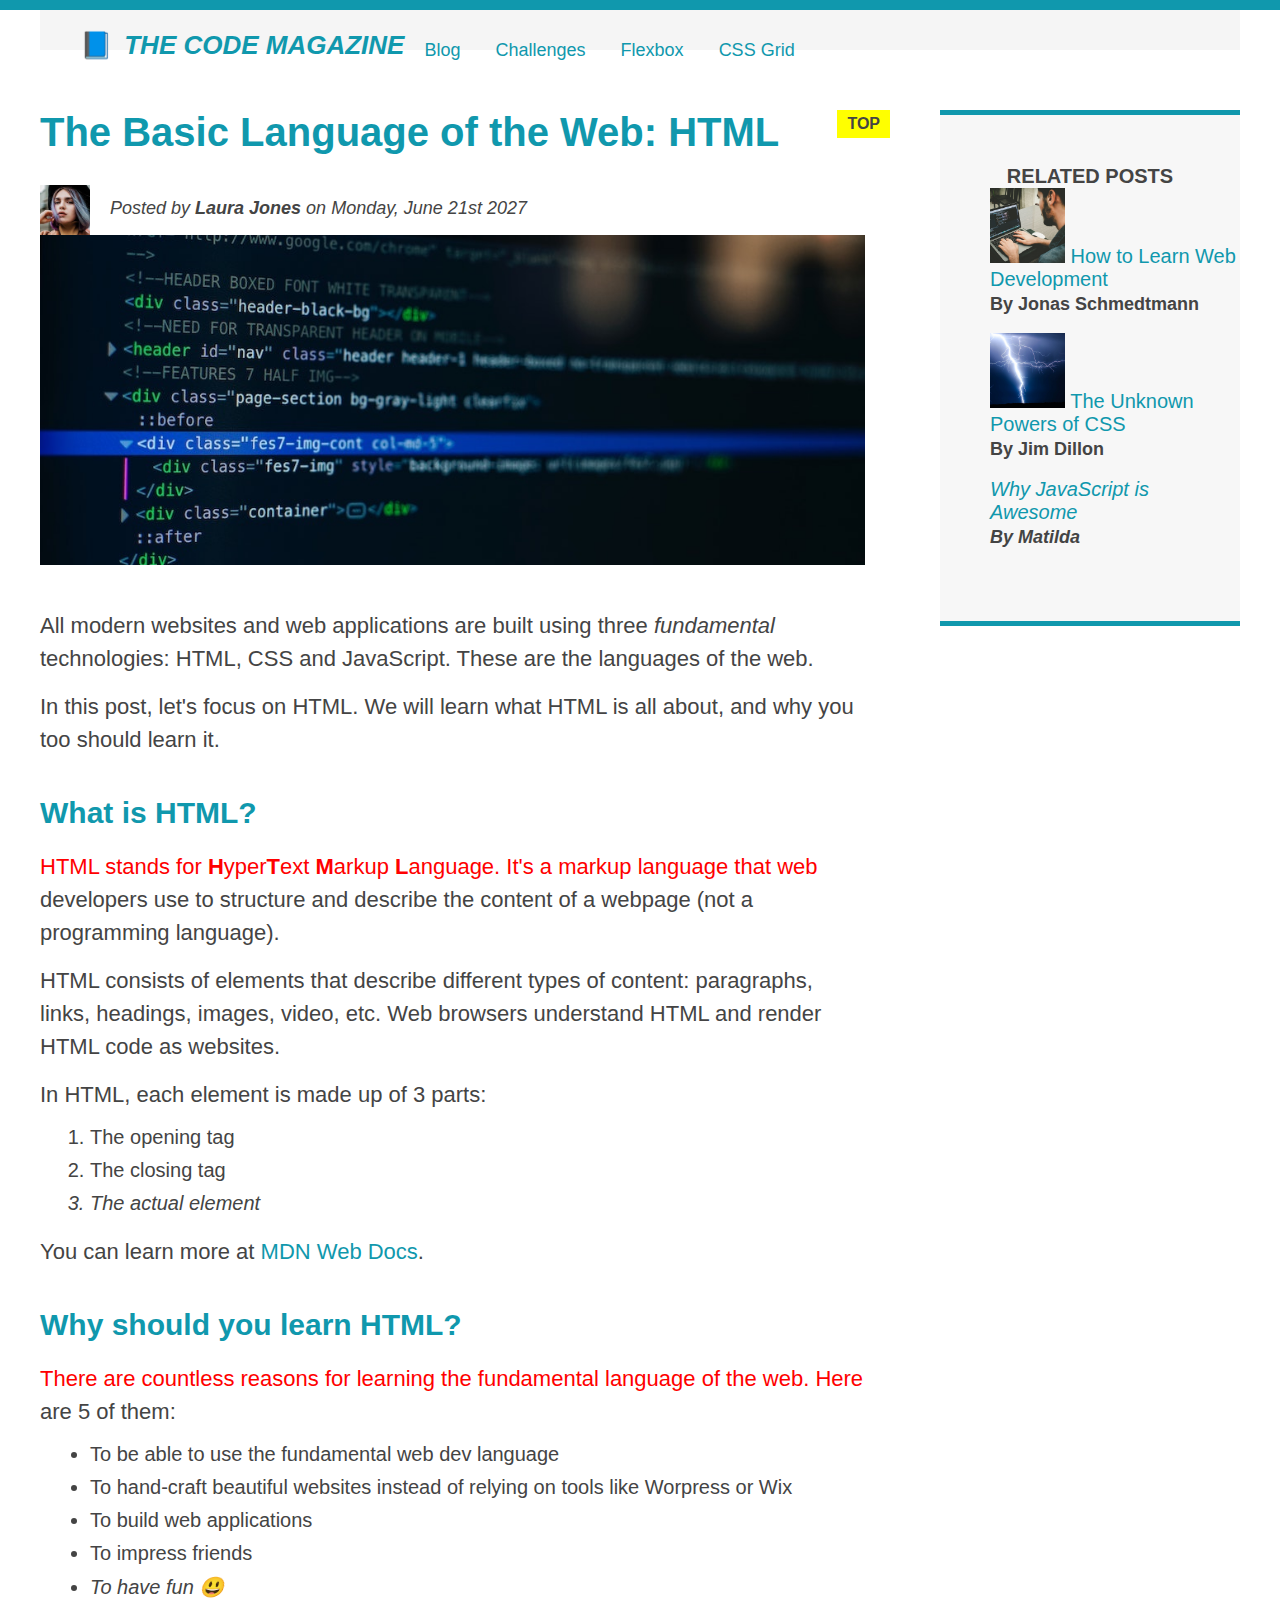
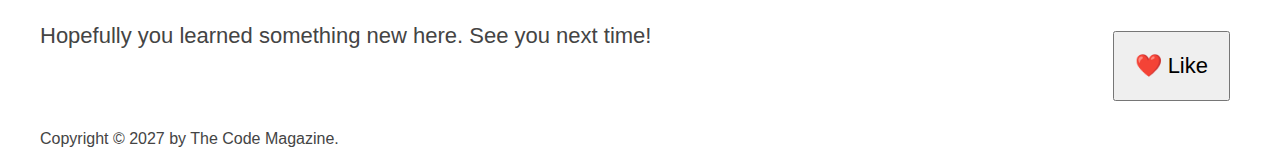
<file: CSS Grid-flexBox-float/index.html>
<!DOCTYPE html>
<html lang="en">
  <head>
    <meta charset="UTF-8" />
    <link href="./style.css" rel="stylesheet" />

    <title>The Basic Language of the Web: HTML</title>
  </head>

  <body>
    <!--
    <h1>The Basic Language of the Web: HTML</h1>
    <h2>The Basic Language of the Web: HTML</h2>
    <h3>The Basic Language of the Web: HTML</h3>
    <h4>The Basic Language of the Web: HTML</h4>
    <h5>The Basic Language of ts he Web: HTML</h5>
    <h6>The Basic Language of the Web: HTML</h6>
    -->

    <div class="container">
      <header class="main-header">
        <h1>📘 The Code Magazine</h1>

        <nav>
          <!-- <strong>This is the navigation</strong> -->
          <a href="blog.html">Blog</a>
          <a href="#">Challenges</a>
          <a href="#">Flexbox</a>
          <a href="#">CSS Grid</a>
        </nav>
      </header>

      <article>
        <header class="post-header">
          <h2>The Basic Language of the Web: HTML</h2>

          <img
            src="img/laura-jones.jpg"
            alt="Headshot of Laura Jones"
            height="50"
            width="50"
            class="author-img"
          />

          <p id="author" class="author">
            Posted by <strong>Laura Jones</strong> on Monday, June 21st 2027
          </p>

          <img
            src="img/post-img.jpg"
            alt="HTML code on a screen"
            width="500"
            height="200"
            class="post-img"
          />
          <button>❤️ Like</button>
        </header>

        <p>
          All modern websites and web applications are built using three
          <em>fundamental</em>
          technologies: HTML, CSS and JavaScript. These are the languages of the
          web.
        </p>

        <p>
          In this post, let's focus on HTML. We will learn what HTML is all
          about, and why you too should learn it.
        </p>

        <h3>What is HTML?</h3>
        <p>
          HTML stands for <strong>H</strong>yper<strong>T</strong>ext
          <strong>M</strong>arkup <strong>L</strong>anguage. It's a markup
          language that web developers use to structure and describe the content
          of a webpage (not a programming language).
        </p>
        <p>
          HTML consists of elements that describe different types of content:
          paragraphs, links, headings, images, video, etc. Web browsers
          understand HTML and render HTML code as websites.
        </p>
        <p>In HTML, each element is made up of 3 parts:</p>

        <ol>
          <li class="first-li">The opening tag</li>
          <li>The closing tag</li>
          <li>The actual element</li>
        </ol>

        <p>
          You can learn more at
          <a
            href="https://developer.mozilla.org/en-US/docs/Web/HTML"
            target="_blank"
            >MDN Web Docs</a
          >.
        </p>

        <h3>Why should you learn HTML?</h3>

        <p>
          There are countless reasons for learning the fundamental language of
          the web. Here are 5 of them:
        </p>

        <ul>
          <li class="first-li">
            To be able to use the fundamental web dev language
          </li>
          <li>
            To hand-craft beautiful websites instead of relying on tools like
            Worpress or Wix
          </li>
          <li>To build web applications</li>
          <li>To impress friends</li>
          <li>To have fun 😃</li>
        </ul>

        <p>Hopefully you learned something new here. See you next time!</p>
      </article>

      <aside>
        <h4>Related posts</h4>

        <ul class="related">
          <li>
            <img
              src="img/related-1.jpg"
              alt="Person programming"
              width="75"
              height="75"
            />
            <a href="#">How to Learn Web Development</a>
            <p class="related-author">By Jonas Schmedtmann</p>
          </li>
          <li>
            <img
              src="img/related-2.jpg"
              alt="Lightning"
              width="75"
              height="75"
            />
            <a href="#">The Unknown Powers of CSS</a>
            <p class="related-author">By Jim Dillon</p>
          </li>
          <li>
            <img0
              src="img/related-3.jpg"
              alt="JavaScript code on a screen"
              width="75"
              height="75"
            />
            <a href="#">Why JavaScript is Awesome</a>
            <p class="related-author">By Matilda</p>
          </li>
        </ul>
      </aside>

      <footer>
        <p id="copyright" class="copyright text">
          Copyright &copy; 2027 by The Code Magazine.
        </p>
      </footer>
    </div>
  </body>
</html>
</file>
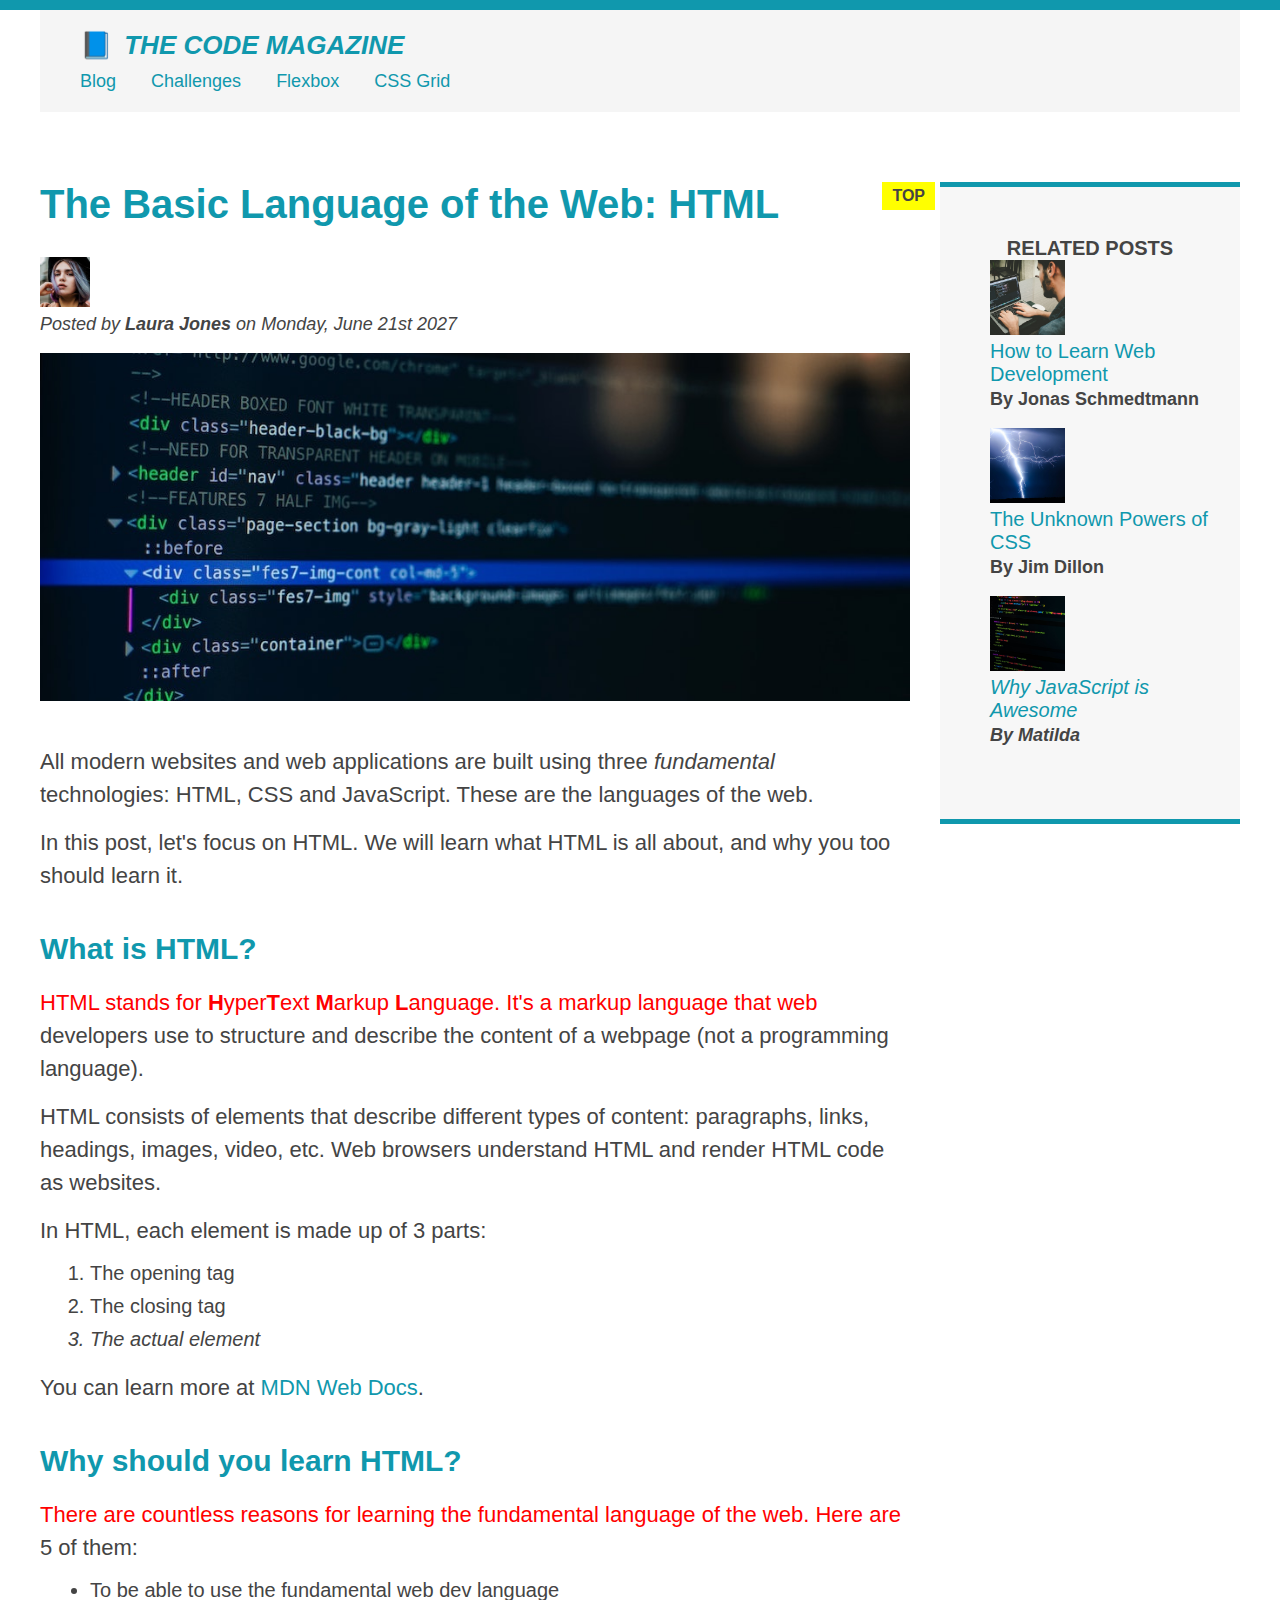
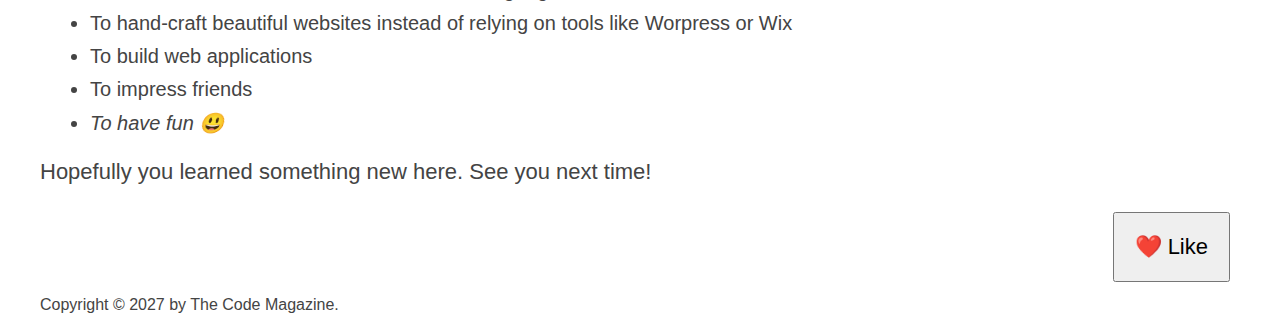
<file: CSS Layout/index.html>
<!DOCTYPE html>
<html lang="en">
  <head>
    <meta charset="UTF-8" />
    <link href="./style.css" rel="stylesheet" />

    <title>The Basic Language of the Web: HTML</title>
  </head>

  <body>
    <!--
    <h1>The Basic Language of the Web: HTML</h1>
    <h2>The Basic Language of the Web: HTML</h2>
    <h3>The Basic Language of the Web: HTML</h3>
    <h4>The Basic Language of the Web: HTML</h4>
    <h5>The Basic Language of ts he Web: HTML</h5>
    <h6>The Basic Language of the Web: HTML</h6>
    -->

    <div class="container">
      <header class="main-header">
        <h1>📘 The Code Magazine</h1>

        <nav>
          <!-- <strong>This is the navigation</strong> -->
          <a href="blog.html">Blog</a>
          <a href="#">Challenges</a>
          <a href="#">Flexbox</a>
          <a href="#">CSS Grid</a>
        </nav>
      </header>
      <!-- <div class="row"> -->
        <article>
          <header class="post-header">
            <h2>The Basic Language of the Web: HTML</h2>
            <div class="author-box">
              <img
                src="img/laura-jones.jpg"
                alt="Headshot of Laura Jones"
                height="50"
                width="50"
                class="author-img"
              />

              <p id="author" class="author">
                Posted by <strong>Laura Jones</strong> on Monday, June 21st 2027
              </p>
            </div>

            <img
              src="img/post-img.jpg"
              alt="HTML code on a screen"
              width="500"
              height="200"
              class="post-img"
            />
            <button>❤️ Like</button>
          </header>

          <p>
            All modern websites and web applications are built using three
            <em>fundamental</em>
            technologies: HTML, CSS and JavaScript. These are the languages of
            the web.
          </p>

          <p>
            In this post, let's focus on HTML. We will learn what HTML is all
            about, and why you too should learn it.
          </p>

          <h3>What is HTML?</h3>
          <p>
            HTML stands for <strong>H</strong>yper<strong>T</strong>ext
            <strong>M</strong>arkup <strong>L</strong>anguage. It's a markup
            language that web developers use to structure and describe the
            content of a webpage (not a programming language).
          </p>
          <p>
            HTML consists of elements that describe different types of content:
            paragraphs, links, headings, images, video, etc. Web browsers
            understand HTML and render HTML code as websites.
          </p>
          <p>In HTML, each element is made up of 3 parts:</p>

          <ol>
            <li class="first-li">The opening tag</li>
            <li>The closing tag</li>
            <li>The actual element</li>
          </ol>

          <p>
            You can learn more at
            <a
              href="https://developer.mozilla.org/en-US/docs/Web/HTML"
              target="_blank"
              >MDN Web Docs</a
            >.
          </p>

          <h3>Why should you learn HTML?</h3>

          <p>
            There are countless reasons for learning the fundamental language of
            the web. Here are 5 of them:
          </p>

          <ul>
            <li class="first-li">
              To be able to use the fundamental web dev language
            </li>
            <li>
              To hand-craft beautiful websites instead of relying on tools like
              Worpress or Wix
            </li>
            <li>To build web applications</li>
            <li>To impress friends</li>
            <li>To have fun 😃</li>
          </ul>

          <p>Hopefully you learned something new here. See you next time!</p>
        </article>

        <aside>
          <h4>Related posts</h4>

          <ul class="related">
            <li class="related-post">
              <img
                src="img/related-1.jpg"
                alt="Person programming"
                width="75"
                height="75"
              />
              <div>
                <a href="#" class="related-link"
                  >How to Learn Web Development</a
                >
                <p class="related-author">By Jonas Schmedtmann</p>
              </div>
            </li>
            <li class="related-post">
              <img
                src="img/related-2.jpg"
                alt="Lightning"
                width="75"
                height="75"
              />
              <div>
                <a href="#" class="related-link">The Unknown Powers of CSS</a>
                <p class="related-author">By Jim Dillon</p>
              </div>
            </li>
            <li class="related-post">
              <img
                src="img/related-3.jpg"
                alt="JavaScript code on a screen"
                width="75"
                height="75"
              />
              <div>
                <a href="#" class="related-link">Why JavaScript is Awesome</a>
                <p class="related-author">By Matilda</p>
              </div>
            </li>
          </ul>
        </aside>
      <!-- </div> -->
      <footer>
        <p id="copyright" class="copyright text">
          Copyright &copy; 2027 by The Code Magazine.
        </p>
      </footer>
    </div>
  </body>
</html>
</file>
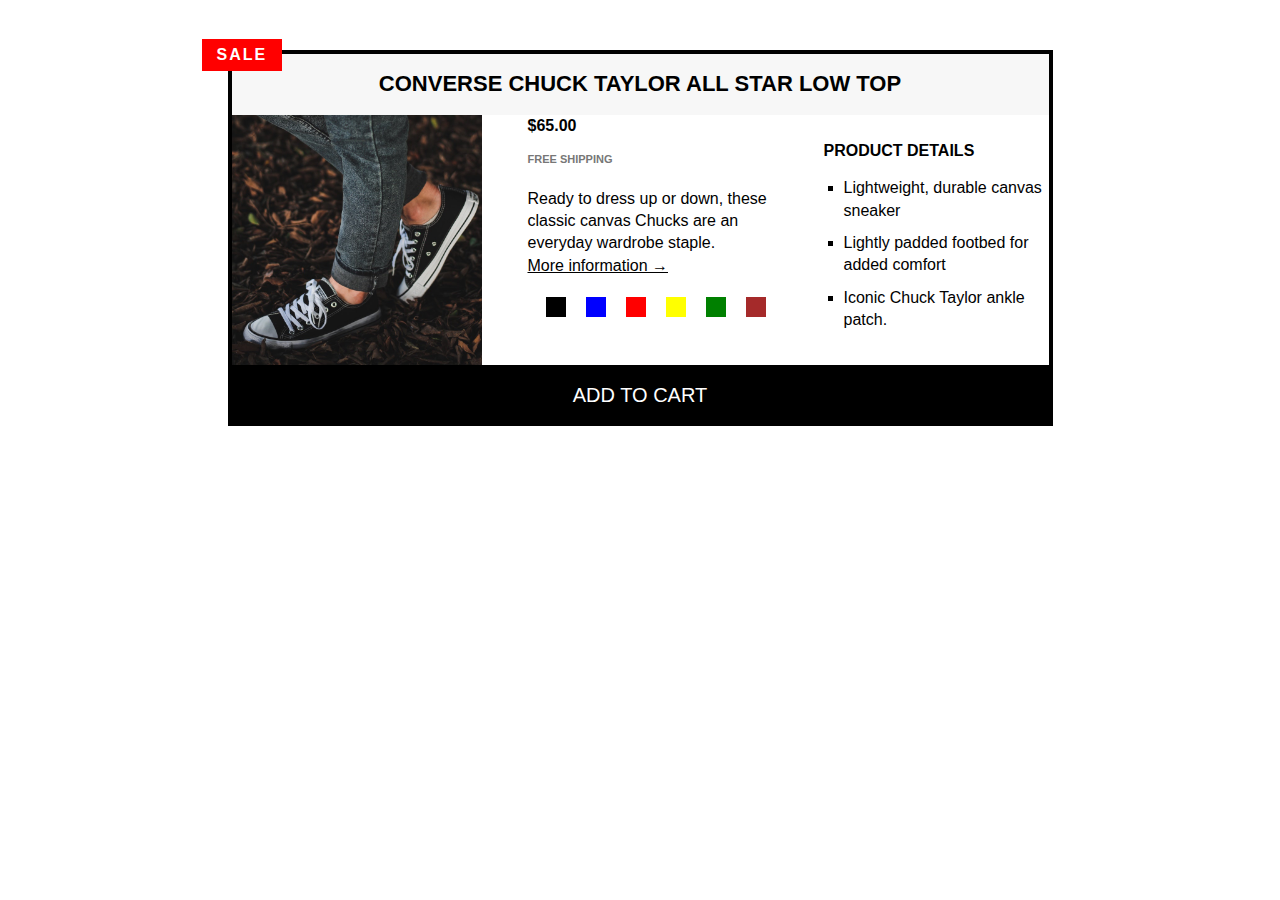
<file: Product-card/index.html>
<!DOCTYPE html>
<html lang="en">
  <head>
    <meta charset="UTF-8" />
    <link rel="stylesheet" href="./style.css" />
    <meta name="viewport" content="width=device-width, initial-scale=1.0" />
    <title>Document</title>
  </head>
  <body>
    <article class="product">
      <p class="sale">SALE</p>
      <h2 class="product-title">Converse Chuck Taylor All Star Low Top</h2>
 
        <!-- <div class="image"> -->
          <img
            src="./../Product-card//ZrTU3VK.jpeg"
            alt="Chuck Taylor All Star Shoe"
            height="250"
            width="250"
          />
        <!-- </div> -->
        <div class="pricing">
          <div class="price-deatils">
            <p class="priceTag"><strong>$65.00</strong></p>
            <p class="shipping">Free shipping</p>
          </div>
          <p class="product-description-text">
            Ready to dress up or down, these classic canvas Chucks are an
            everyday wardrobe staple.
          </p>
          <a href="https://converse.com" target="_blank" class="more-info"
            >More information &rarr;</a
          >
          <div class="box">
            <div class="div-inside-black"></div>
            <div class="div-inside-blue"></div>
            <div class="div-inside-red"></div>
            <div class="div-inside-yellow"></div>
            <div class="div-inside-green"></div>
            <div class="div-inside-brown"></div>
          </div>
        </div>
        <div class="product-description">
          <h3 class="details-title">Product details</h3>
          <ul class="details-list">
            <li>Lightweight, durable canvas sneaker</li>
            <li>Lightly padded footbed for added comfort</li>
            <li>Iconic Chuck Taylor ankle patch.</li>
          </ul>
        </div>
     
      <button class="add-cart">Add to cart</button>
    </article>
  </body>
</html>
</file>
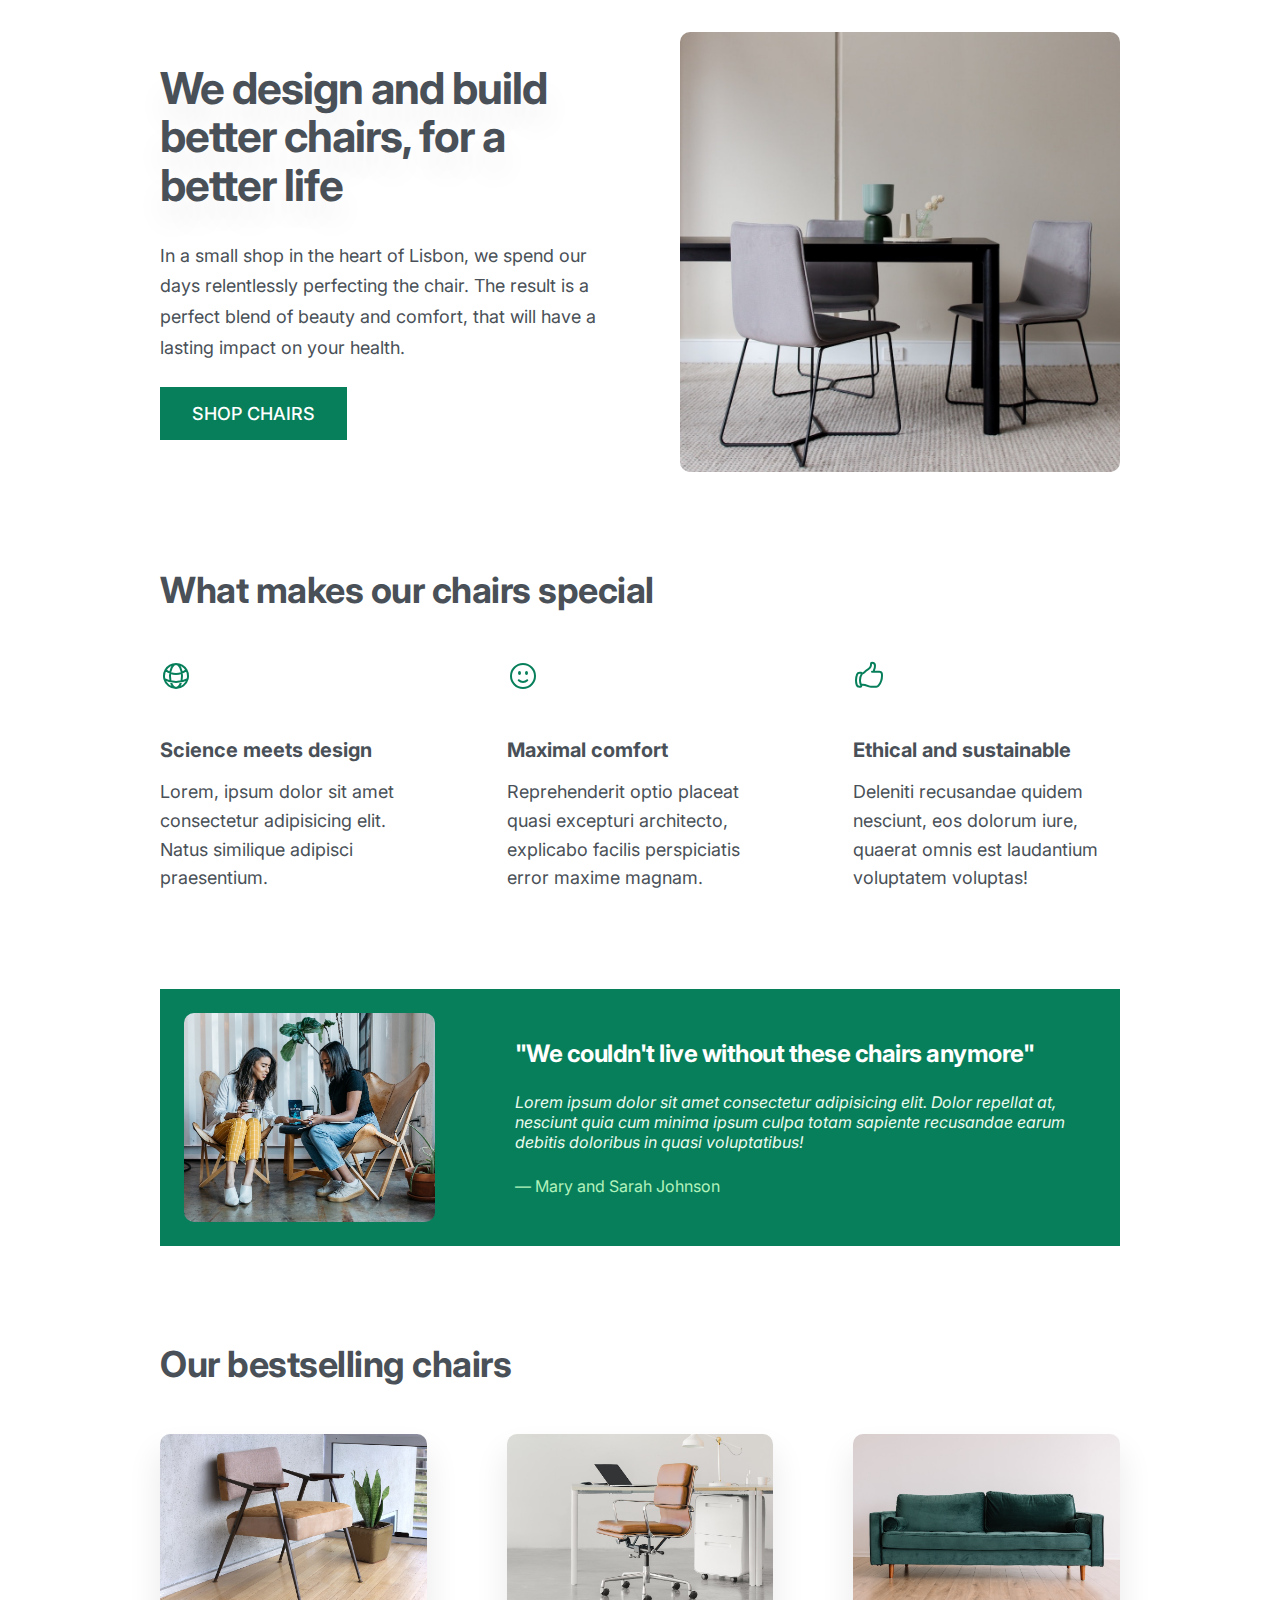
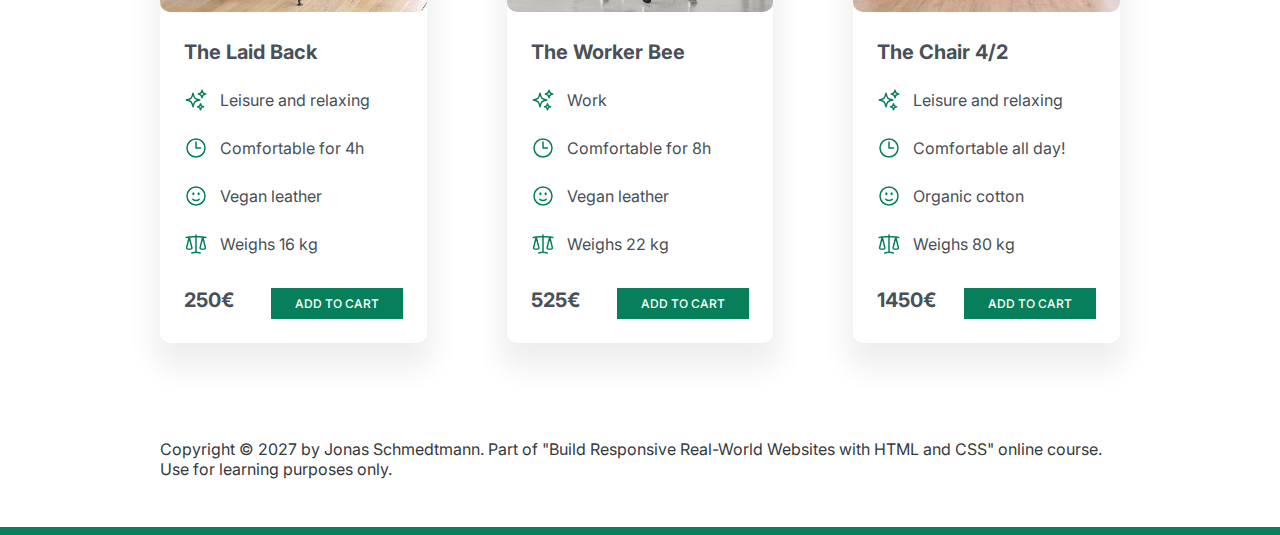
<file: Web-Design-Rule/index.html>
<!DOCTYPE html>
<html lang="en">
  <head>
    <meta charset="UTF-8" />
    <meta http-equiv="X-UA-Compatible" content="IE=edge" />
    <meta name="viewport" content="width=device-width, initial-scale=1.0" />
    <link rel="preconnect" href="https://fonts.googleapis.com" />
    <link rel="preconnect" href="https://fonts.gstatic.com" crossorigin />
    <link
      href="https://fonts.googleapis.com/css2?family=Inter:wght@100..900&display=swap"
      rel="stylesheet"
    />
    <link rel="stylesheet" href="index.css" />
    <title>Lisbon Chair Shop</title>
  </head>
  <body>
    <div class="container">
      <header>
        <div class="header-text-box">
          <h1>We design and build better chairs, for a better life</h1>
          <p class="header-text">
            In a small shop in the heart of Lisbon, we spend our days
            relentlessly perfecting the chair. The result is a perfect blend of
            beauty and comfort, that will have a lasting impact on your health.
          </p>
          <a class="btn btn--big" href="#">Shop chairs</a>
        </div>
        <img src="hero.jpg" alt="Photo" />
      </header>

      <section>
        <h2>What makes our chairs special</h2>
        <div class="grid-3-cols">
          <div>
            <svg
              xmlns="http://www.w3.org/2000/svg"
              fill="none"
              viewBox="0 0 24 24"
              stroke-width="1.5"
              stroke="currentColor"
              class="features-class"
            >
              <path
                stroke-linecap="round"
                stroke-linejoin="round"
                d="M12 21a9.004 9.004 0 0 0 8.716-6.747M12 21a9.004 9.004 0 0 1-8.716-6.747M12 21c2.485 0 4.5-4.03 4.5-9S14.485 3 12 3m0 18c-2.485 0-4.5-4.03-4.5-9S9.515 3 12 3m0 0a8.997 8.997 0 0 1 7.843 4.582M12 3a8.997 8.997 0 0 0-7.843 4.582m15.686 0A11.953 11.953 0 0 1 12 10.5c-2.998 0-5.74-1.1-7.843-2.918m15.686 0A8.959 8.959 0 0 1 21 12c0 .778-.099 1.533-.284 2.253m0 0A17.919 17.919 0 0 1 12 16.5c-3.162 0-6.133-.815-8.716-2.247m0 0A9.015 9.015 0 0 1 3 12c0-1.605.42-3.113 1.157-4.418"
              />
            </svg>

            <p class="features-title"><strong>Science meets design</strong></p>
            <p class="features-text">
              Lorem, ipsum dolor sit amet consectetur adipisicing elit. Natus
              similique adipisci praesentium.
            </p>
          </div>

          <div>
            <svg
              xmlns="http://www.w3.org/2000/svg"
              fill="none"
              viewBox="0 0 24 24"
              stroke-width="1.5"
              stroke="currentColor"
              class="features-class"
            >
              <path
                stroke-linecap="round"
                stroke-linejoin="round"
                d="M15.182 15.182a4.5 4.5 0 0 1-6.364 0M21 12a9 9 0 1 1-18 0 9 9 0 0 1 18 0ZM9.75 9.75c0 .414-.168.75-.375.75S9 10.164 9 9.75 9.168 9 9.375 9s.375.336.375.75Zm-.375 0h.008v.015h-.008V9.75Zm5.625 0c0 .414-.168.75-.375.75s-.375-.336-.375-.75.168-.75.375-.75.375.336.375.75Zm-.375 0h.008v.015h-.008V9.75Z"
              />
            </svg>

            <p class="features-title">
              <strong>Maximal comfort</strong>
            </p>
            <p class="features-text">
              Reprehenderit optio placeat quasi excepturi architecto, explicabo
              facilis perspiciatis error maxime magnam.
            </p>
          </div>

          <div>
            <svg
              xmlns="http://www.w3.org/2000/svg"
              fill="none"
              viewBox="0 0 24 24"
              stroke-width="1.5"
              stroke="currentColor"
              class="features-class"
            >
              <path
                stroke-linecap="round"
                stroke-linejoin="round"
                d="M6.633 10.25c.806 0 1.533-.446 2.031-1.08a9.041 9.041 0 0 1 2.861-2.4c.723-.384 1.35-.956 1.653-1.715a4.498 4.498 0 0 0 .322-1.672V2.75a.75.75 0 0 1 .75-.75 2.25 2.25 0 0 1 2.25 2.25c0 1.152-.26 2.243-.723 3.218-.266.558.107 1.282.725 1.282m0 0h3.126c1.026 0 1.945.694 2.054 1.715.045.422.068.85.068 1.285a11.95 11.95 0 0 1-2.649 7.521c-.388.482-.987.729-1.605.729H13.48c-.483 0-.964-.078-1.423-.23l-3.114-1.04a4.501 4.501 0 0 0-1.423-.23H5.904m10.598-9.75H14.25M5.904 18.5c.083.205.173.405.27.602.197.4-.078.898-.523.898h-.908c-.889 0-1.713-.518-1.972-1.368a12 12 0 0 1-.521-3.507c0-1.553.295-3.036.831-4.398C3.387 9.953 4.167 9.5 5 9.5h1.053c.472 0 .745.556.5.96a8.958 8.958 0 0 0-1.302 4.665c0 1.194.232 2.333.654 3.375Z"
              />
            </svg>

            <p class="features-title">
              <strong>Ethical and sustainable</strong>
            </p>
            <p class="features-text">
              Deleniti recusandae quidem nesciunt, eos dolorum iure, quaerat
              omnis est laudantium voluptatem voluptas!
            </p>
          </div>
        </div>
      </section>

      <section class="testimonial-section">
        <div class="grid-3-cols">
          <img src="customers.jpg" alt="People sitting on chairs" />
          <div class="testimonial-box">
            <h2>"We couldn't live without these chairs anymore"</h2>
            <blockquote class="testimonial-text">
              Lorem ipsum dolor sit amet consectetur adipisicing elit. Dolor
              repellat at, nesciunt quia cum minima ipsum culpa totam sapiente
              recusandae earum debitis doloribus in quasi voluptatibus!
            </blockquote>
            <p class="testimonial-author">&mdash; Mary and Sarah Johnson</p>
          </div>
        </div>
      </section>

      <section>
        <h2>Our bestselling chairs</h2>
        <div class="grid-3-cols">
          <figure class="chair">
            <img src="chair-1.jpg" alt="Chair" />
            <div class="chair-box">
              <h3>The Laid Back</h3>
              <ul class="chair-details">
                <li>
                  <svg
                    xmlns="http://www.w3.org/2000/svg"
                    fill="none"
                    viewBox="0 0 24 24"
                    stroke-width="1.5"
                    stroke="currentColor"
                    class="chair-boxx"
                  >
                    <path
                      stroke-linecap="round"
                      stroke-linejoin="round"
                      d="M9.813 15.904 9 18.75l-.813-2.846a4.5 4.5 0 0 0-3.09-3.09L2.25 12l2.846-.813a4.5 4.5 0 0 0 3.09-3.09L9 5.25l.813 2.846a4.5 4.5 0 0 0 3.09 3.09L15.75 12l-2.846.813a4.5 4.5 0 0 0-3.09 3.09ZM18.259 8.715 18 9.75l-.259-1.035a3.375 3.375 0 0 0-2.455-2.456L14.25 6l1.036-.259a3.375 3.375 0 0 0 2.455-2.456L18 2.25l.259 1.035a3.375 3.375 0 0 0 2.456 2.456L21.75 6l-1.035.259a3.375 3.375 0 0 0-2.456 2.456ZM16.894 20.567 16.5 21.75l-.394-1.183a2.25 2.25 0 0 0-1.423-1.423L13.5 18.75l1.183-.394a2.25 2.25 0 0 0 1.423-1.423l.394-1.183.394 1.183a2.25 2.25 0 0 0 1.423 1.423l1.183.394-1.183.394a2.25 2.25 0 0 0-1.423 1.423Z"
                    />
                  </svg>

                  <!-- Span is a generic INLINE text element, it doesn't have any meaning. It's like a div element, but inline -->
                  <span>Leisure and relaxing</span>
                </li>
                <li>
                  <svg
                    xmlns="http://www.w3.org/2000/svg"
                    fill="none"
                    viewBox="0 0 24 24"
                    stroke-width="1.5"
                    stroke="currentColor"
                    class="chair-boxx"
                  >
                    <path
                      stroke-linecap="round"
                      stroke-linejoin="round"
                      d="M12 6v6h4.5m4.5 0a9 9 0 1 1-18 0 9 9 0 0 1 18 0Z"
                    />
                  </svg>

                  <span>Comfortable for 4h</span>
                </li>
                <li>
                  <svg
                    xmlns="http://www.w3.org/2000/svg"
                    fill="none"
                    viewBox="0 0 24 24"
                    stroke-width="1.5"
                    stroke="currentColor"
                    class="chair-boxx"
                  >
                    <path
                      stroke-linecap="round"
                      stroke-linejoin="round"
                      d="M15.182 15.182a4.5 4.5 0 0 1-6.364 0M21 12a9 9 0 1 1-18 0 9 9 0 0 1 18 0ZM9.75 9.75c0 .414-.168.75-.375.75S9 10.164 9 9.75 9.168 9 9.375 9s.375.336.375.75Zm-.375 0h.008v.015h-.008V9.75Zm5.625 0c0 .414-.168.75-.375.75s-.375-.336-.375-.75.168-.75.375-.75.375.336.375.75Zm-.375 0h.008v.015h-.008V9.75Z"
                    />
                  </svg>

                  <span>Vegan leather</span>
                </li>
                <li>
                  <svg
                    xmlns="http://www.w3.org/2000/svg"
                    fill="none"
                    viewBox="0 0 24 24"
                    stroke-width="1.5"
                    stroke="currentColor"
                    class="chair-boxx"
                  >
                    <path
                      stroke-linecap="round"
                      stroke-linejoin="round"
                      d="M12 3v17.25m0 0c-1.472 0-2.882.265-4.185.75M12 20.25c1.472 0 2.882.265 4.185.75M18.75 4.97A48.416 48.416 0 0 0 12 4.5c-2.291 0-4.545.16-6.75.47m13.5 0c1.01.143 2.01.317 3 .52m-3-.52 2.62 10.726c.122.499-.106 1.028-.589 1.202a5.988 5.988 0 0 1-2.031.352 5.988 5.988 0 0 1-2.031-.352c-.483-.174-.711-.703-.59-1.202L18.75 4.971Zm-16.5.52c.99-.203 1.99-.377 3-.52m0 0 2.62 10.726c.122.499-.106 1.028-.589 1.202a5.989 5.989 0 0 1-2.031.352 5.989 5.989 0 0 1-2.031-.352c-.483-.174-.711-.703-.59-1.202L5.25 4.971Z"
                    />
                  </svg>

                  <span>Weighs 16 kg</span>
                </li>
              </ul>
              <div class="chair-price">
                <strong>250€</strong>
                <a href="#" class="btn btn--small">Add to cart</a>
              </div>
            </div>
          </figure>

          <figure class="chair">
            <img src="chair-2.jpg" alt="Chair" />
            <div class="chair-box">
              <h3>The Worker Bee</h3>
              <ul class="chair-details">
                <li>
                  <svg
                    xmlns="http://www.w3.org/2000/svg"
                    fill="none"
                    viewBox="0 0 24 24"
                    stroke-width="1.5"
                    stroke="currentColor"
                    class="chair-boxx"
                  >
                    <path
                      stroke-linecap="round"
                      stroke-linejoin="round"
                      d="M9.813 15.904 9 18.75l-.813-2.846a4.5 4.5 0 0 0-3.09-3.09L2.25 12l2.846-.813a4.5 4.5 0 0 0 3.09-3.09L9 5.25l.813 2.846a4.5 4.5 0 0 0 3.09 3.09L15.75 12l-2.846.813a4.5 4.5 0 0 0-3.09 3.09ZM18.259 8.715 18 9.75l-.259-1.035a3.375 3.375 0 0 0-2.455-2.456L14.25 6l1.036-.259a3.375 3.375 0 0 0 2.455-2.456L18 2.25l.259 1.035a3.375 3.375 0 0 0 2.456 2.456L21.75 6l-1.035.259a3.375 3.375 0 0 0-2.456 2.456ZM16.894 20.567 16.5 21.75l-.394-1.183a2.25 2.25 0 0 0-1.423-1.423L13.5 18.75l1.183-.394a2.25 2.25 0 0 0 1.423-1.423l.394-1.183.394 1.183a2.25 2.25 0 0 0 1.423 1.423l1.183.394-1.183.394a2.25 2.25 0 0 0-1.423 1.423Z"
                    />
                  </svg>
                  <span>Work</span>
                </li>
                <li>
                  <svg
                    xmlns="http://www.w3.org/2000/svg"
                    fill="none"
                    viewBox="0 0 24 24"
                    stroke-width="1.5"
                    stroke="currentColor"
                    class="chair-boxx"
                  >
                    <path
                      stroke-linecap="round"
                      stroke-linejoin="round"
                      d="M12 6v6h4.5m4.5 0a9 9 0 1 1-18 0 9 9 0 0 1 18 0Z"
                    />
                  </svg>
                  <span>Comfortable for 8h</span>
                </li>
                <li>
                  <svg
                    xmlns="http://www.w3.org/2000/svg"
                    fill="none"
                    viewBox="0 0 24 24"
                    stroke-width="1.5"
                    stroke="currentColor"
                    class="chair-boxx"
                  >
                    <path
                      stroke-linecap="round"
                      stroke-linejoin="round"
                      d="M15.182 15.182a4.5 4.5 0 0 1-6.364 0M21 12a9 9 0 1 1-18 0 9 9 0 0 1 18 0ZM9.75 9.75c0 .414-.168.75-.375.75S9 10.164 9 9.75 9.168 9 9.375 9s.375.336.375.75Zm-.375 0h.008v.015h-.008V9.75Zm5.625 0c0 .414-.168.75-.375.75s-.375-.336-.375-.75.168-.75.375-.75.375.336.375.75Zm-.375 0h.008v.015h-.008V9.75Z"
                    />
                  </svg>

                  <span>Vegan leather</span>
                </li>
                <li>
                  <svg
                    xmlns="http://www.w3.org/2000/svg"
                    fill="none"
                    viewBox="0 0 24 24"
                    stroke-width="1.5"
                    stroke="currentColor"
                    class="chair-boxx"
                  >
                    <path
                      stroke-linecap="round"
                      stroke-linejoin="round"
                      d="M12 3v17.25m0 0c-1.472 0-2.882.265-4.185.75M12 20.25c1.472 0 2.882.265 4.185.75M18.75 4.97A48.416 48.416 0 0 0 12 4.5c-2.291 0-4.545.16-6.75.47m13.5 0c1.01.143 2.01.317 3 .52m-3-.52 2.62 10.726c.122.499-.106 1.028-.589 1.202a5.988 5.988 0 0 1-2.031.352 5.988 5.988 0 0 1-2.031-.352c-.483-.174-.711-.703-.59-1.202L18.75 4.971Zm-16.5.52c.99-.203 1.99-.377 3-.52m0 0 2.62 10.726c.122.499-.106 1.028-.589 1.202a5.989 5.989 0 0 1-2.031.352 5.989 5.989 0 0 1-2.031-.352c-.483-.174-.711-.703-.59-1.202L5.25 4.971Z"
                    />
                  </svg>
                  <span>Weighs 22 kg</span>
                </li>
              </ul>
              <div class="chair-price">
                <strong>525€</strong>
                <a href="#" class="btn btn--small">Add to cart</a>
              </div>
            </div>
          </figure>

          <figure class="chair">
            <img src="chair-3.jpg" alt="Chair" />
            <div class="chair-box">
              <h3>The Chair 4/2</h3>
              <ul class="chair-details">
                <li>
                  <svg
                    xmlns="http://www.w3.org/2000/svg"
                    fill="none"
                    viewBox="0 0 24 24"
                    stroke-width="1.5"
                    stroke="currentColor"
                    class="chair-boxx"
                  >
                    <path
                      stroke-linecap="round"
                      stroke-linejoin="round"
                      d="M9.813 15.904 9 18.75l-.813-2.846a4.5 4.5 0 0 0-3.09-3.09L2.25 12l2.846-.813a4.5 4.5 0 0 0 3.09-3.09L9 5.25l.813 2.846a4.5 4.5 0 0 0 3.09 3.09L15.75 12l-2.846.813a4.5 4.5 0 0 0-3.09 3.09ZM18.259 8.715 18 9.75l-.259-1.035a3.375 3.375 0 0 0-2.455-2.456L14.25 6l1.036-.259a3.375 3.375 0 0 0 2.455-2.456L18 2.25l.259 1.035a3.375 3.375 0 0 0 2.456 2.456L21.75 6l-1.035.259a3.375 3.375 0 0 0-2.456 2.456ZM16.894 20.567 16.5 21.75l-.394-1.183a2.25 2.25 0 0 0-1.423-1.423L13.5 18.75l1.183-.394a2.25 2.25 0 0 0 1.423-1.423l.394-1.183.394 1.183a2.25 2.25 0 0 0 1.423 1.423l1.183.394-1.183.394a2.25 2.25 0 0 0-1.423 1.423Z"
                    />
                  </svg>
                  <span>Leisure and relaxing</span>
                </li>
                <li>
                  <svg
                    xmlns="http://www.w3.org/2000/svg"
                    fill="none"
                    viewBox="0 0 24 24"
                    stroke-width="1.5"
                    stroke="currentColor"
                    class="chair-boxx"
                  >
                    <path
                      stroke-linecap="round"
                      stroke-linejoin="round"
                      d="M12 6v6h4.5m4.5 0a9 9 0 1 1-18 0 9 9 0 0 1 18 0Z"
                    />
                  </svg>
                  <span>Comfortable all day!</span>
                </li>
                <li>
                  <svg
                    xmlns="http://www.w3.org/2000/svg"
                    fill="none"
                    viewBox="0 0 24 24"
                    stroke-width="1.5"
                    stroke="currentColor"
                    class="chair-boxx"
                  >
                    <path
                      stroke-linecap="round"
                      stroke-linejoin="round"
                      d="M15.182 15.182a4.5 4.5 0 0 1-6.364 0M21 12a9 9 0 1 1-18 0 9 9 0 0 1 18 0ZM9.75 9.75c0 .414-.168.75-.375.75S9 10.164 9 9.75 9.168 9 9.375 9s.375.336.375.75Zm-.375 0h.008v.015h-.008V9.75Zm5.625 0c0 .414-.168.75-.375.75s-.375-.336-.375-.75.168-.75.375-.75.375.336.375.75Zm-.375 0h.008v.015h-.008V9.75Z"
                    />
                  </svg>

                  <span>Organic cotton</span>
                </li>
                <li>
                  <svg
                    xmlns="http://www.w3.org/2000/svg"
                    fill="none"
                    viewBox="0 0 24 24"
                    stroke-width="1.5"
                    stroke="currentColor"
                    class="chair-boxx"
                  >
                    <path
                      stroke-linecap="round"
                      stroke-linejoin="round"
                      d="M12 3v17.25m0 0c-1.472 0-2.882.265-4.185.75M12 20.25c1.472 0 2.882.265 4.185.75M18.75 4.97A48.416 48.416 0 0 0 12 4.5c-2.291 0-4.545.16-6.75.47m13.5 0c1.01.143 2.01.317 3 .52m-3-.52 2.62 10.726c.122.499-.106 1.028-.589 1.202a5.988 5.988 0 0 1-2.031.352 5.988 5.988 0 0 1-2.031-.352c-.483-.174-.711-.703-.59-1.202L18.75 4.971Zm-16.5.52c.99-.203 1.99-.377 3-.52m0 0 2.62 10.726c.122.499-.106 1.028-.589 1.202a5.989 5.989 0 0 1-2.031.352 5.989 5.989 0 0 1-2.031-.352c-.483-.174-.711-.703-.59-1.202L5.25 4.971Z"
                    />
                  </svg>
                  <span>Weighs 80 kg</span>
                </li>
              </ul>
              <div class="chair-price">
                <strong>1450€</strong>
                <a href="#" class="btn btn--small">Add to cart</a>
              </div>
            </div>
          </figure>
        </div>
      </section>

      <footer>
        Copyright &copy; 2027 by Jonas Schmedtmann. Part of "Build Responsive
        Real-World Websites with HTML and CSS" online course. Use for learning
        purposes only.
      </footer>
    </div>
  </body>
</html>
</file>
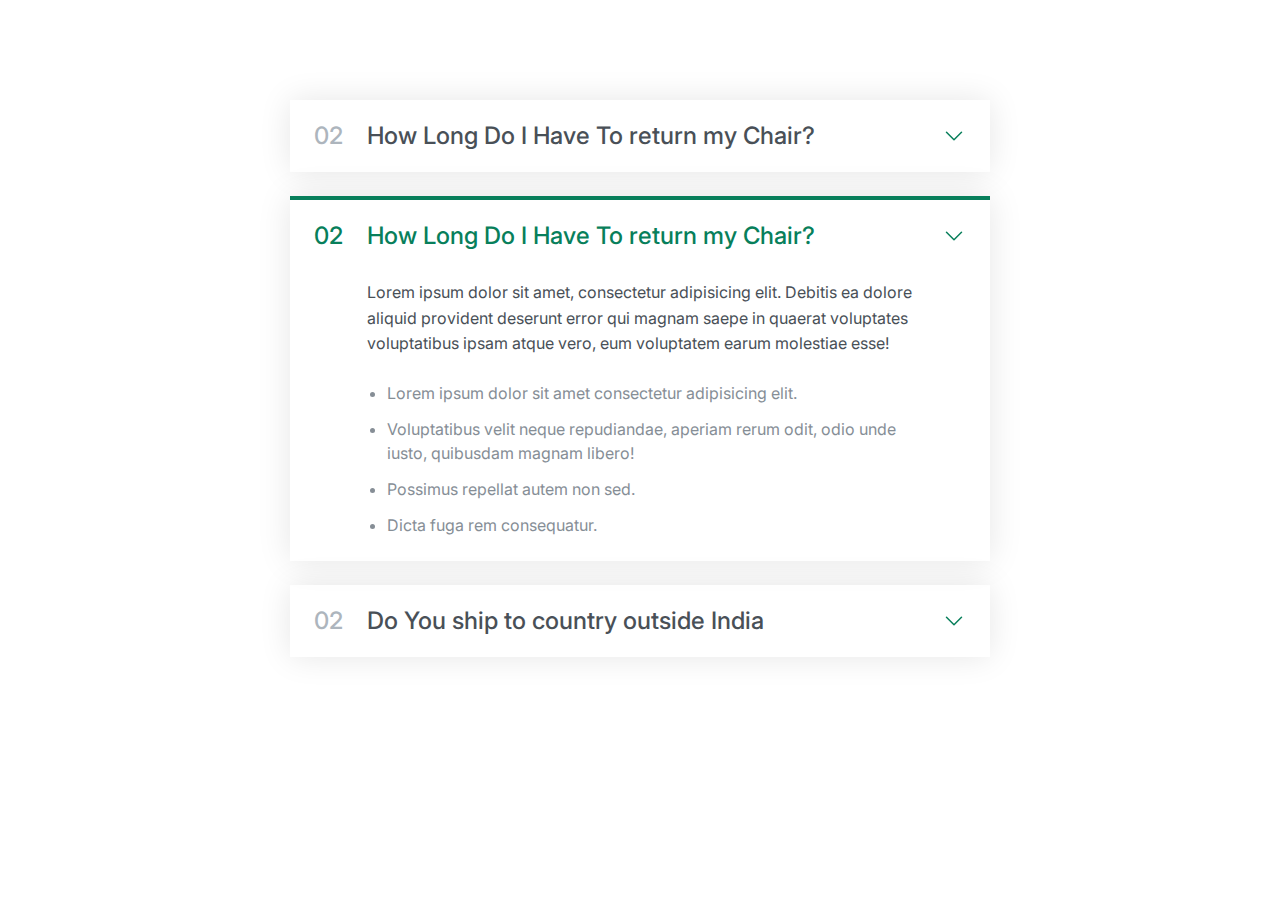
<file: Component/accordion/index.html>
<!DOCTYPE html>
<html lang="en">
    <meta charset="UTF-8" />
    <meta http-equiv="X-UA-Compatible" content="IE=edge" />
    <meta name="viewport" content="width=device-width, initial-scale=1.0" />
    <link rel="preconnect" href="https://fonts.googleapis.com" />
    <link rel="preconnect" href="https://fonts.gstatic.com" crossorigin />
    <link
      href="https://fonts.googleapis.com/css2?family=Inter:wght@100..900&display=swap"
      rel="stylesheet"
    />
    <link rel="stylesheet" href="style.css" />
<head>
    <meta charset="UTF-8">
    <meta name="viewport" content="width=device-width, initial-scale=1.0">
    <title>Document</title>
</head>
<body>
    <div class="accordion">
    <div class="item">
     <p class="number">02</p>
     <p class="text">How Long Do I Have To return my Chair?</p>
     <svg xmlns="http://www.w3.org/2000/svg" fill="none" viewBox="0 0 24 24" stroke-width="1.5" stroke="currentColor" class="icon">
        <path stroke-linecap="round" stroke-linejoin="round" d="m19.5 8.25-7.5 7.5-7.5-7.5" />
      </svg>
      <div class="hideen-class">
        <p>
            Lorem ipsum dolor sit amet, consectetur adipisicing elit. Debitis ea dolore aliquid provident deserunt error qui magnam saepe in quaerat voluptates voluptatibus ipsam atque vero, eum voluptatem earum molestiae esse!
        </p>
        <ul>
            <li>Lorem ipsum dolor sit amet consectetur adipisicing elit.</li>
            <li>Voluptatibus velit neque repudiandae, aperiam rerum odit, odio unde iusto, quibusdam magnam libero!</li>
            <li>Possimus repellat autem non sed.</li>
            <li>Dicta fuga rem consequatur.</li>
        </ul>
    </div>
</div>
<div class="item open">
    <p class="number">02</p>
    <p class="text">How Long Do I Have To return my Chair?</p>
    <svg xmlns="http://www.w3.org/2000/svg" fill="none" viewBox="0 0 24 24" stroke-width="1.5" stroke="currentColor" class="icon">
       <path stroke-linecap="round" stroke-linejoin="round" d="m19.5 8.25-7.5 7.5-7.5-7.5" />
     </svg>
     <div class="hideen-class">
       <p>
           Lorem ipsum dolor sit amet, consectetur adipisicing elit. Debitis ea dolore aliquid provident deserunt error qui magnam saepe in quaerat voluptates voluptatibus ipsam atque vero, eum voluptatem earum molestiae esse!
       </p>
       <ul>
           <li>Lorem ipsum dolor sit amet consectetur adipisicing elit.</li>
           <li>Voluptatibus velit neque repudiandae, aperiam rerum odit, odio unde iusto, quibusdam magnam libero!</li>
           <li>Possimus repellat autem non sed.</li>
           <li>Dicta fuga rem consequatur.</li>
       </ul>
   </div>
</div>
<div class="item">
    <p class="number">02</p>
    <p class="text">Do You ship to country outside India </p>
    <svg xmlns="http://www.w3.org/2000/svg" fill="none" viewBox="0 0 24 24" stroke-width="1.5" stroke="currentColor" class="icon">
       <path stroke-linecap="round" stroke-linejoin="round" d="m19.5 8.25-7.5 7.5-7.5-7.5" />
     </svg>
     <div class="hideen-class">
       <p>
           Lorem ipsum dolor sit amet, consectetur adipisicing elit. Debitis ea dolore aliquid provident deserunt error qui magnam saepe in quaerat voluptates voluptatibus ipsam atque vero, eum voluptatem earum molestiae esse!
       </p>
       <ul>
           <li>Lorem ipsum dolor sit amet consectetur adipisicing elit.</li>
           <li>Voluptatibus velit neque repudiandae, aperiam rerum odit, odio unde iusto, quibusdam magnam libero!</li>
           <li>Possimus repellat autem non sed.</li>
           <li>Dicta fuga rem consequatur.</li>
       </ul>
   </div>
</div>
    </div>
</body>
</html>
</file>
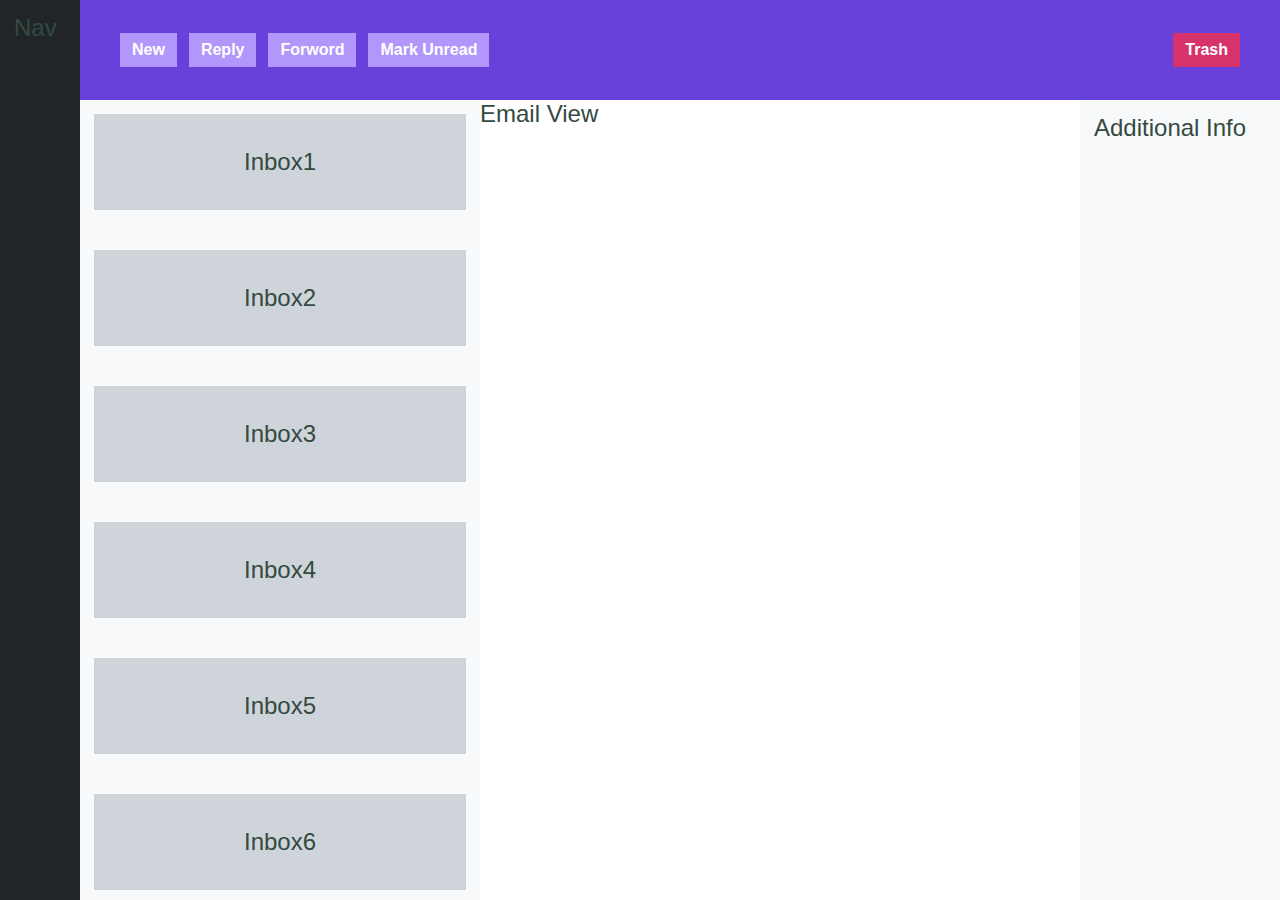
<file: Component/AppLayout/index.html>
<!DOCTYPE html>
<html lang="en">
<head>
    <meta charset="UTF-8">
    <meta name="viewport" content="width=device-width, initial-scale=1.0">
    <title>App Layout</title>
    <style>
        *{
            margin: 0;
            padding: 0;
            box-sizing: border-box;
        }
        body {
            font-family: sans-serif;
            color: #344a40;
            font-size: 24px;
            height: 100vh;
            display: grid;
            grid-template-columns: 80px 400px 1fr 200px;
            grid-template-rows: 100px 1fr;

        }
        nav,section,aside{
            padding: 14px;
        }
        nav{
            background-color: #212529;
            grid-row:1/-1;
        }
        menu{
            background-color: #6741d9;
            color: #ffffff;
            grid-column: 2/-1;
            display: flex;
            align-items: center;    
            gap: 12px;
            padding: 0 40px;    
        }
        section{
            background-color: #f8f9fa;

            display: flex;
            gap: 40px;
            flex-direction: column;

            overflow: scroll;
        }
        aside{
            background-color: #f8f9fa;
        }
        button{
            display: inline-block;
            font-size: 16px;
            background-color: #b197fc;
            color: #fff;
            border:none;
            cursor: pointer;
            padding: 8px 12px;
            font-weight: bold;
        }
        button:last-child{
            background-color: #d6336c;
            margin-left: auto;
        }
        .email{
            background-color: #ced4da;
            height: 96px;   
            
            display: flex;

            align-items: center;

            justify-content: center;

            flex-shrink: 0;
        }

    </style>
</head>
<body>
    <nav>Nav</nav>
    <menu>
        <button>New</button>
        <button>Reply</button>
        <button>Forword</button>
        <button>Mark Unread</button>
        <button>Trash</button>
    </menu>
    <section>
        <div class="email">Inbox1</div>
        <div class="email">Inbox2</div>
        <div class="email">Inbox3</div>
        <div class="email">Inbox4</div>
        <div class="email">Inbox5</div>
        <div class="email">Inbox6</div>
        <div class="email">Inbox7</div>
        <div class="email">Inbox8</div>
        <div class="email">Inbox9</div>
        <div class="email">Inbox10</div>
    </section>
    <main>Email View</main>
    <aside>Additional Info</aside>

</body>
</html>
</file>
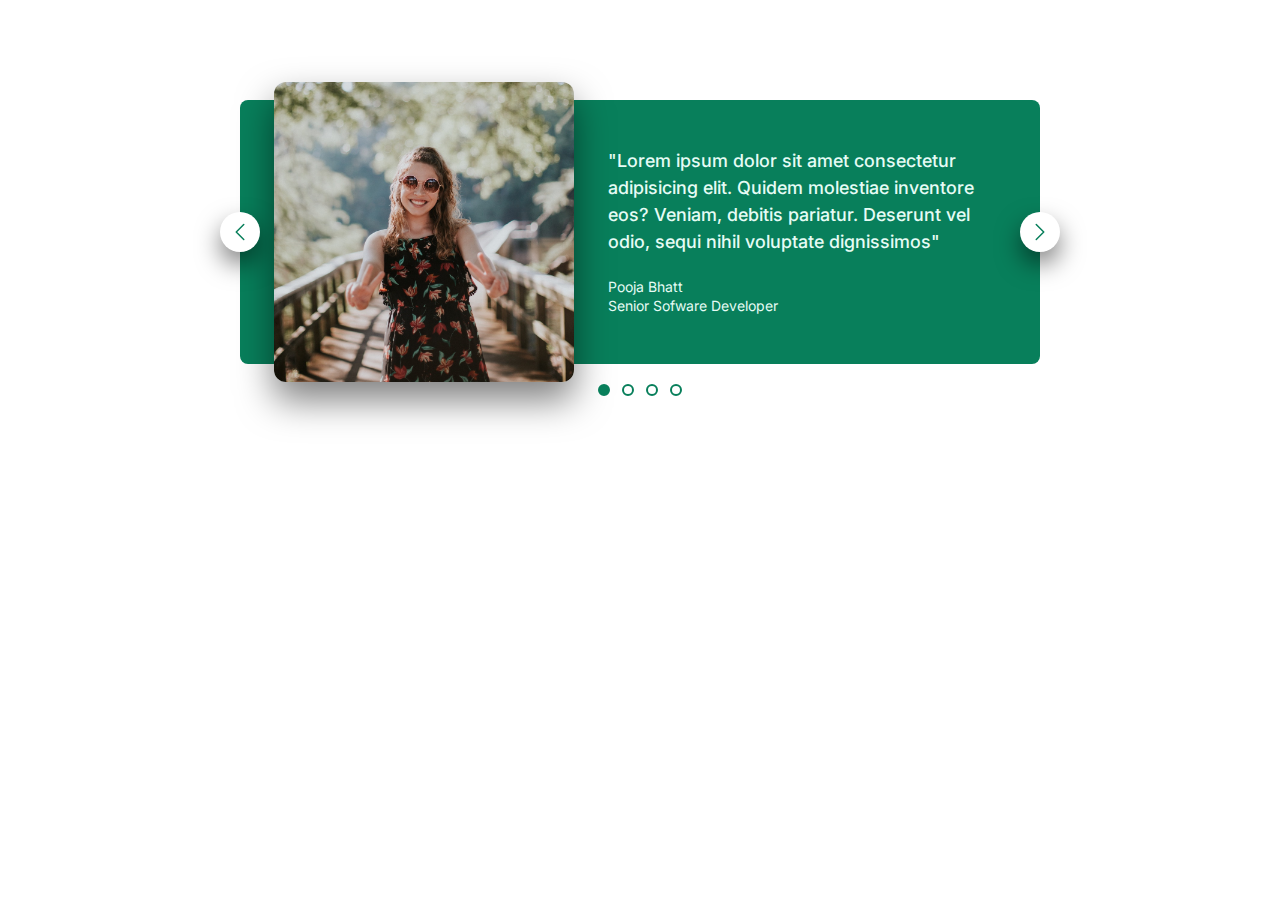
<file: Component/carousel/index.html>
<!DOCTYPE html>
<html lang="en">
  <meta charset="UTF-8" />
  <meta http-equiv="X-UA-Compatible" content="IE=edge" />
  <meta name="viewport" content="width=device-width, initial-scale=1.0" />
  <link rel="preconnect" href="https://fonts.googleapis.com" />
  <link rel="preconnect" href="https://fonts.gstatic.com" crossorigin />
  <link
    href="https://fonts.googleapis.com/css2?family=Inter:wght@100..900&display=swap"
    rel="stylesheet"
  />
  <link rel="stylesheet" href="style.css" />
  <head>
    <meta charset="UTF-8" />
    <meta name="viewport" content="width=device-width, initial-scale=1.0" />
    <title>Carosusel</title>
  </head>
  <body>
    <div class="carousel">
      <img src="./../maria.jpg" alt="Maria" />
      <blackquote class="testomonial">
        <p class="testomonial-text">
          "Lorem ipsum dolor sit amet consectetur adipisicing elit. Quidem
          molestiae inventore eos? Veniam, debitis pariatur. Deserunt vel odio,
          sequi nihil voluptate dignissimos"
        </p>
        <p class="author">Pooja Bhatt</p>
        <p class="author-position">Senior Sofware Developer</p>
      </blackquote>
      <button class="btn btn-left">
        <svg
          xmlns="http://www.w3.org/2000/svg"
          fill="none"
          viewBox="0 0 24 24"
          stroke-width="1.5"
          stroke="currentColor"
          class="btn-icon"
        >
          <path
            stroke-linecap="round"
            stroke-linejoin="round"
            d="M15.75 19.5 8.25 12l7.5-7.5"
          />
        </svg>
      </button>
      <button class="btn btn--right">
        <svg
          xmlns="http://www.w3.org/2000/svg"
          fill="none"
          viewBox="0 0 24 24"
          stroke-width="1.5"
          stroke="currentColor"
          class="btn-icon"
        >
          <path
            stroke-linecap="round"
            stroke-linejoin="round"
            d="m8.25 4.5 7.5 7.5-7.5 7.5"
          />
        </svg>
      </button>
      <div class="dots">
        <div class="dot dot-fill">&nbsp;</div>
        <div class="dot">&nbsp;</div>
        <div class="dot">&nbsp;</div>
        <div class="dot">&nbsp;</div>
      </div>
    </div>
  </body>
</html>
</file>
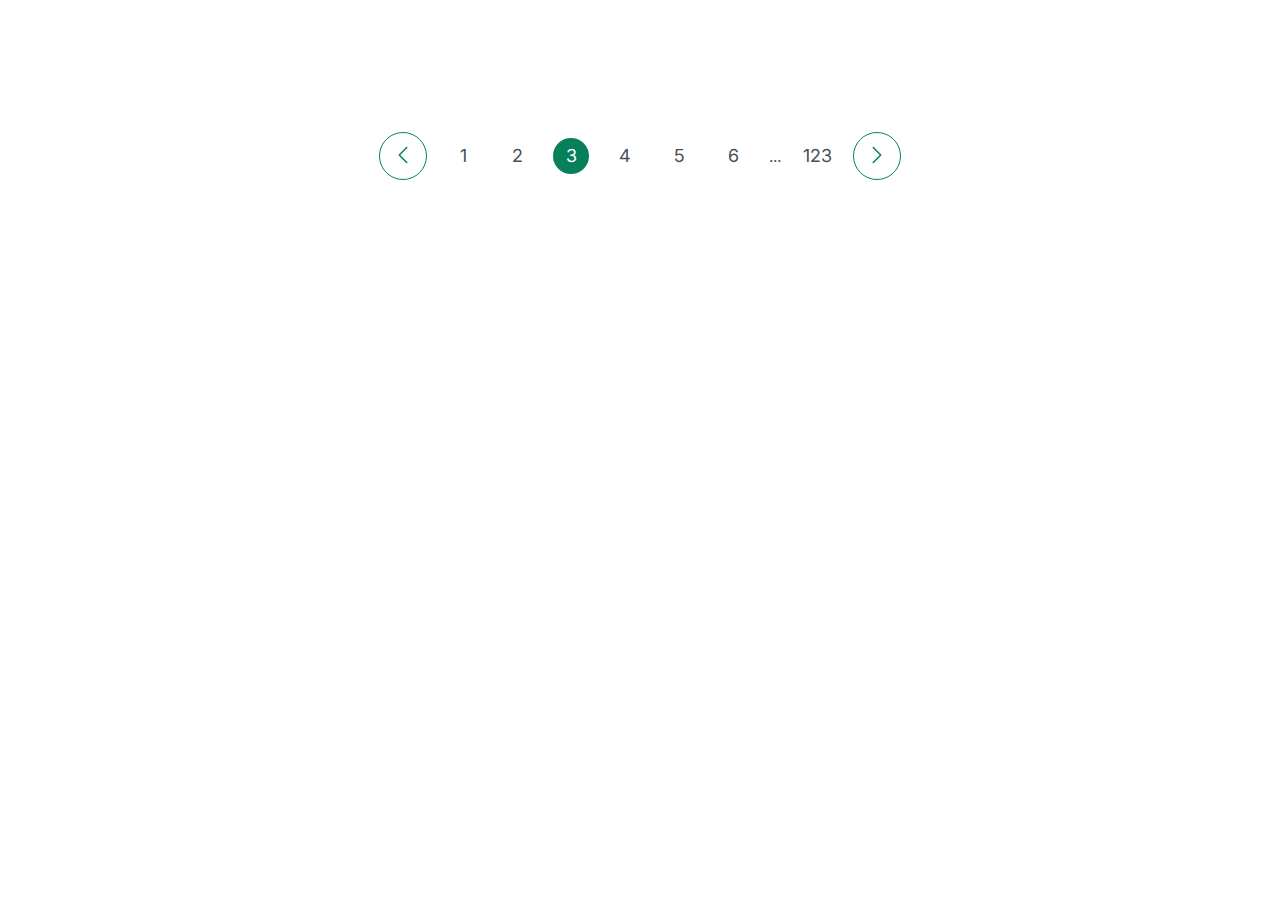
<file: Component/challange/index.html>
<!DOCTYPE html>
<html lang="en">
  <meta charset="UTF-8" />
  <meta http-equiv="X-UA-Compatible" content="IE=edge" />
  <meta name="viewport" content="width=device-width, initial-scale=1.0" />
  <link rel="preconnect" href="https://fonts.googleapis.com" />
  <link rel="preconnect" href="https://fonts.gstatic.com" crossorigin />
  <link
    href="https://fonts.googleapis.com/css2?family=Inter:wght@100..900&display=swap"
    rel="stylesheet"
  />
  <link rel="stylesheet" href="style.css" />
  <head>
    <meta charset="UTF-8" />
    <meta name="viewport" content="width=device-width, initial-scale=1.0" />
    <title>Pagination</title>
  </head>
  <body>
    <div class="pagination">
      <button class="btn">
        <svg
          xmlns="http://www.w3.org/2000/svg"
          fill="none"
          viewBox="0 0 24 24"
          stroke-width="1.5"
          stroke="currentColor"
          class="btn-icon"
        >
          <path
            stroke-linecap="round"
            stroke-linejoin="round"
            d="M15.75 19.5 8.25 12l7.5-7.5"
          />
        </svg>
      </button>
      <a href="#" class="number">1</a>
      <a href="#" class="number">2</a>
      <a href="#" class="number number--current">3</a>
      <a href="#" class="number">4</a>
      <a href="#" class="number">5</a>
      <a href="#" class="number">6</a>
      <span class="dots">...</span>
      <a href="#" class="number">123</a>
      <button class="btn">
        <svg
          xmlns="http://www.w3.org/2000/svg"
          fill="none"
          viewBox="0 0 24 24"
          stroke-width="1.5"
          stroke="currentColor"
          class="btn-icon"
        >
          <path
            stroke-linecap="round"
            stroke-linejoin="round"
            d="m8.25 4.5 7.5 7.5-7.5 7.5"
          />
        </svg>
      </button>
    </div>
  </body>
</html>
</file>
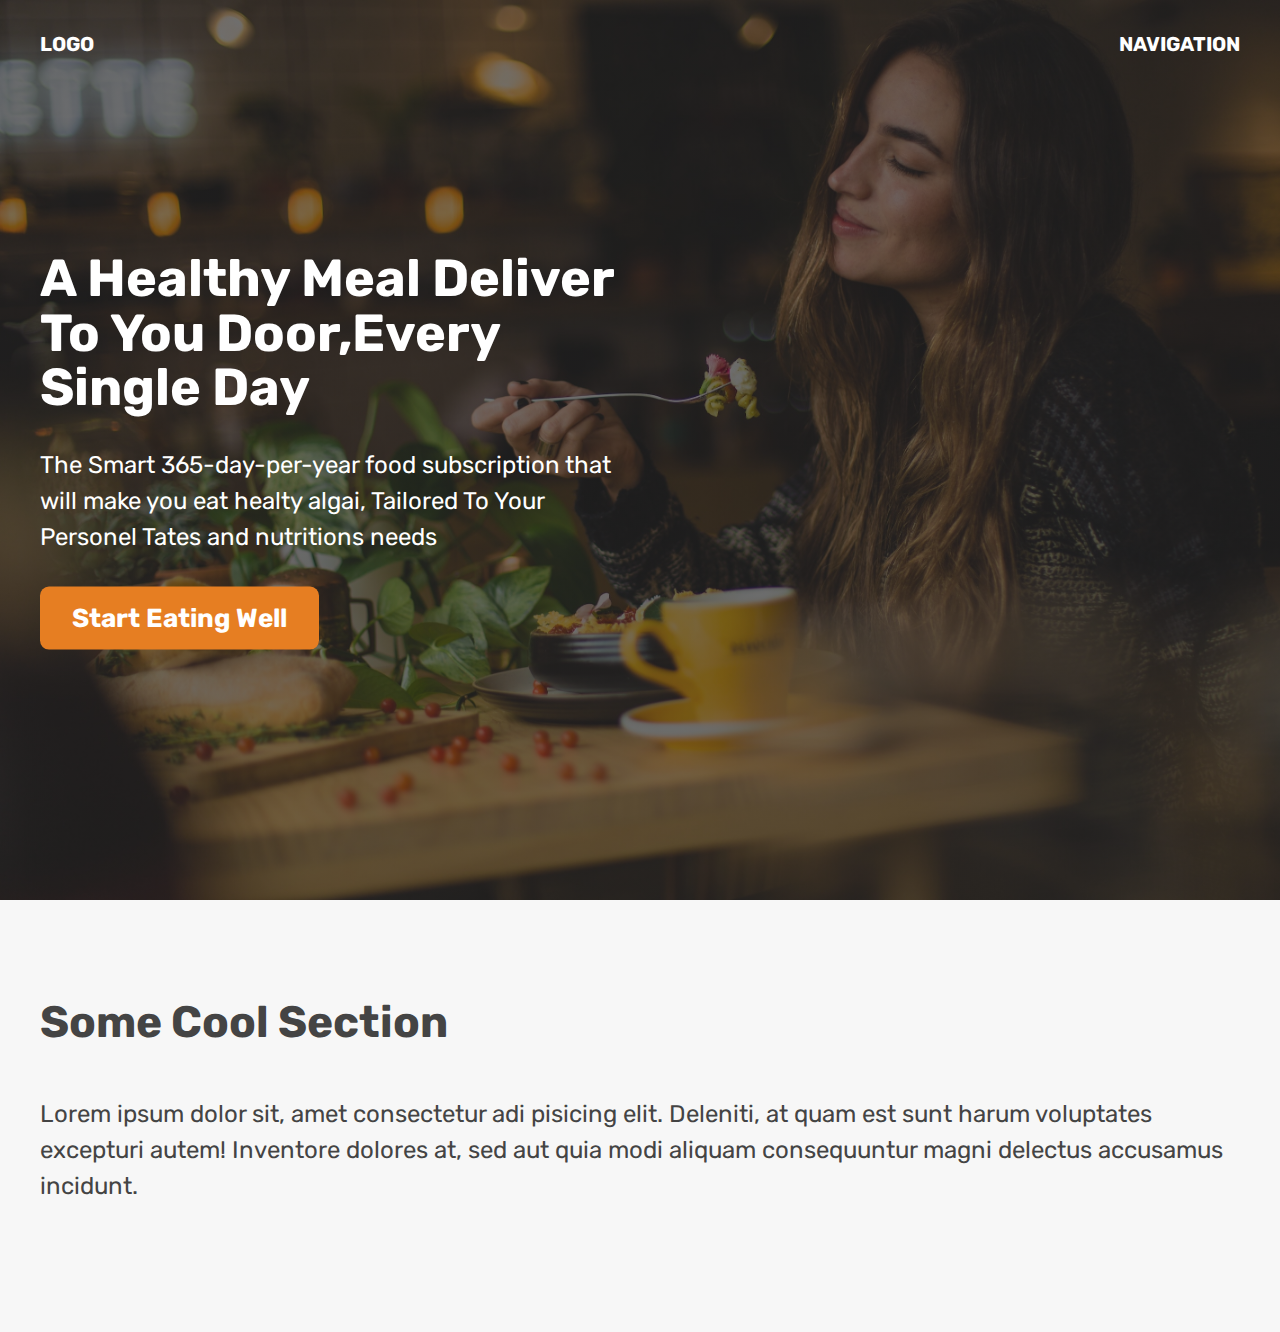
<file: Component/heroSecation/index.html>
<!DOCTYPE html>
<html lang="en">
  <head>
    <meta charset="UTF-8" />
    <meta name="viewport" content="width=device-width, initial-scale=1.0" />
    <title>OmniFood HEro Section</title>
    <link rel="preconnect" href="https://fonts.googleapis.com" />
    <link rel="preconnect" href="https://fonts.gstatic.com" crossorigin />
    <link
      href="https://fonts.googleapis.com/css2?family=Rubik:ital,wght@0,300..900;1,300..900&display=swap"
      rel="stylesheet"
    />
  </head>
  <style>
    * {
      margin: 0;
      padding: 0;
      box-sizing: border-box;
    }
    html {
      font-family: "Rubik", sans-serif;
      color: #444;
    }
    nav {
      font-size: 20px;
      font-weight: 700;
      display: flex;
      padding-top: 32px;
      justify-content: space-between;
    }
    h1 {
      font-size: 52px;
      margin-bottom: 32px;
      line-height: 1.05;
    }
    p {
      font-size: 24px;
      margin-bottom: 32px;
      line-height: 1.5;
    }
    header {
      height: 100vh;
      position: relative;
      color: #ffff;
      background-image: linear-gradient(
          rgba(32, 32, 32, 0.6),
          rgba(32, 32, 32, 0.6)
        ),
        url(./../hero.jpg);
      background-size: cover;
    }
    .header-container {
      width: 1200px;
      position: absolute;
      left: 50%;
      top: 50%;

      transform: translate(-50%, -50%);
    }
    .header-container-inner {
      width: 50%;
    }
    .btn {
      font-size: 26px;
      font-weight: 700;
      background-color: #e67e22;
      color: #ffff;
      text-decoration: none;
      display: inline-block;
      padding: 16px 32px;
      border-radius: 9px;
    }
    h2 {
      font-size: 44px;
      margin-bottom: 48px;
    }

    section {
      padding: 96px 0;
      background-color: #f7f7f7;
    }
    .container {
      margin: 0 auto;
      width: 1200px;
    }
  </style>
  <body>
    <header>
      <nav class="container">
        <div>LOGO</div>
        <div>NAVIGATION</div>
      </nav>

      <div class="header-container">
        <div class="header-container-inner">
          <h1>A Healthy Meal Deliver To You Door,Every Single Day</h1>
          <p>
            The Smart 365-day-per-year food subscription that will make you eat
            healty algai, Tailored To Your Personel Tates and nutritions needs
          </p>
          <a href="#" class="btn">Start Eating Well</a>
        </div>
      </div>
    </header>
    <section>
      <div class="container">
        <h2>Some Cool Section</h2>
        <p>
          Lorem ipsum dolor sit, amet consectetur adi pisicing elit. Deleniti,
          at quam est sunt harum voluptates excepturi autem! Inventore dolores
          at, sed aut quia modi aliquam consequuntur magni delectus accusamus
          incidunt.
        </p>
      </div>
    </section>
  </body>
</html>
</file>
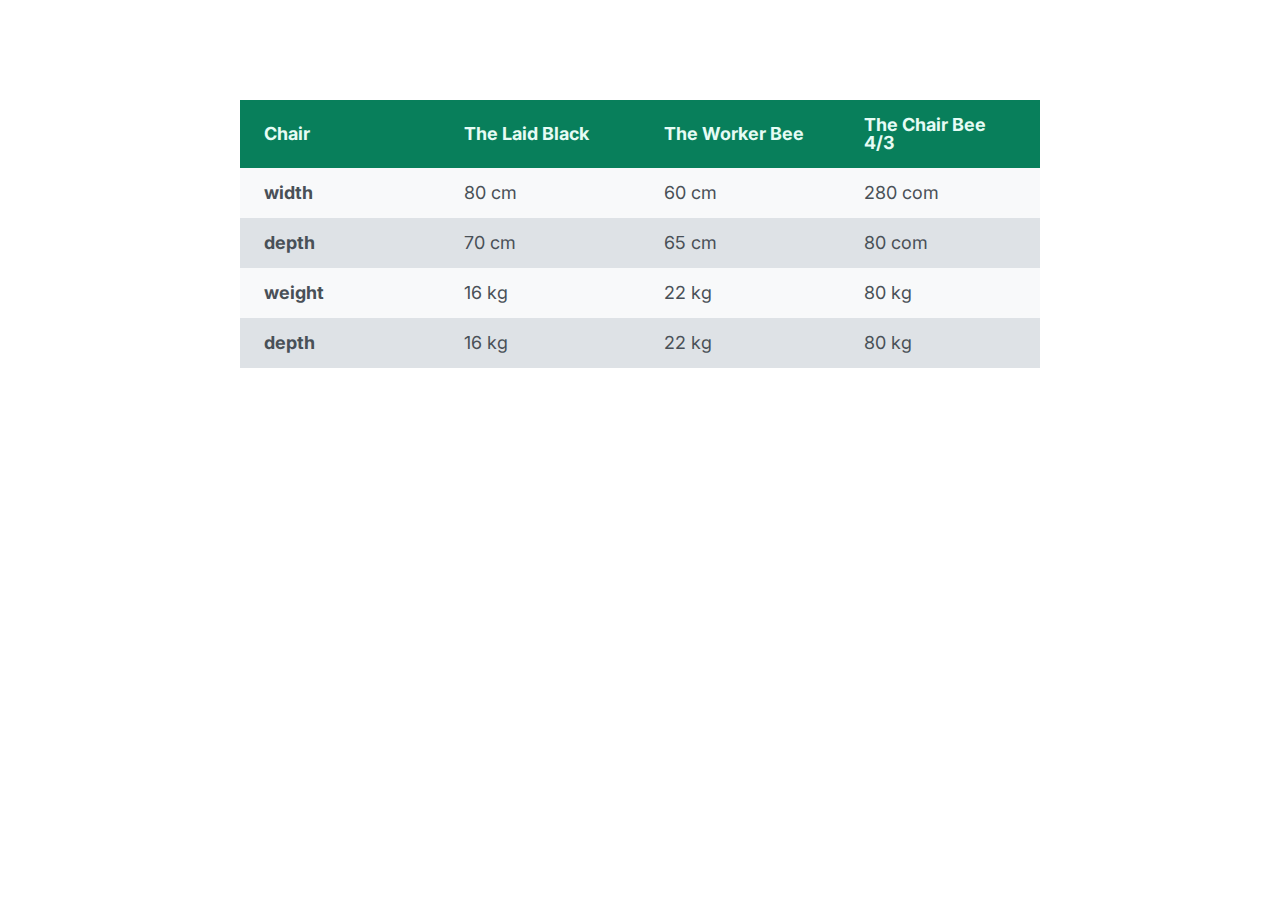
<file: Component/tableComponenet/index.html>
<!DOCTYPE html>
<html lang="en">
  <meta charset="UTF-8" />
  <meta http-equiv="X-UA-Compatible" content="IE=edge" />
  <meta name="viewport" content="width=device-width, initial-scale=1.0" />
  <link rel="preconnect" href="https://fonts.googleapis.com" />
  <link rel="preconnect" href="https://fonts.gstatic.com" crossorigin />
  <link
    href="https://fonts.googleapis.com/css2?family=Inter:wght@100..900&display=swap"
    rel="stylesheet"
  />
  <link rel="stylesheet" href="style.css" />
  <head>
    <meta charset="UTF-8" />
    <meta name="viewport" content="width=device-width, initial-scale=1.0" />
    <title>Table Component</title>
  </head>
  <body>
    <table>
        <thead>
            <tr>
            <th>Chair</th>
            <th>The Laid Black</th>
            <th>The Worker Bee</th>
            <th>The Chair Bee 4/3</th>
        </tr>
        </thead>
        <tbody>
            <tr>
                <th>width</th>
                <td>80 cm</td>
                <td>60 cm</td>
                <td>280 com</td>
            </tr>
            <tr>
                <th>depth</th>
                <td>70 cm</td>
                <td>65 cm</td>
                <td>80 com</td>
            </tr>
            <tr>
                <th>weight</th>
                <td>16 kg</td>
                <td>22 kg</td>
                <td>80 kg</td>
            </tr>
            <tr>
                <th>depth</th>
                <td>16 kg</td>
                <td>22 kg</td>
                <td>80 kg</td>
            </tr>
            
        </tbody>
    </table>
  </body>
</html>
</file>
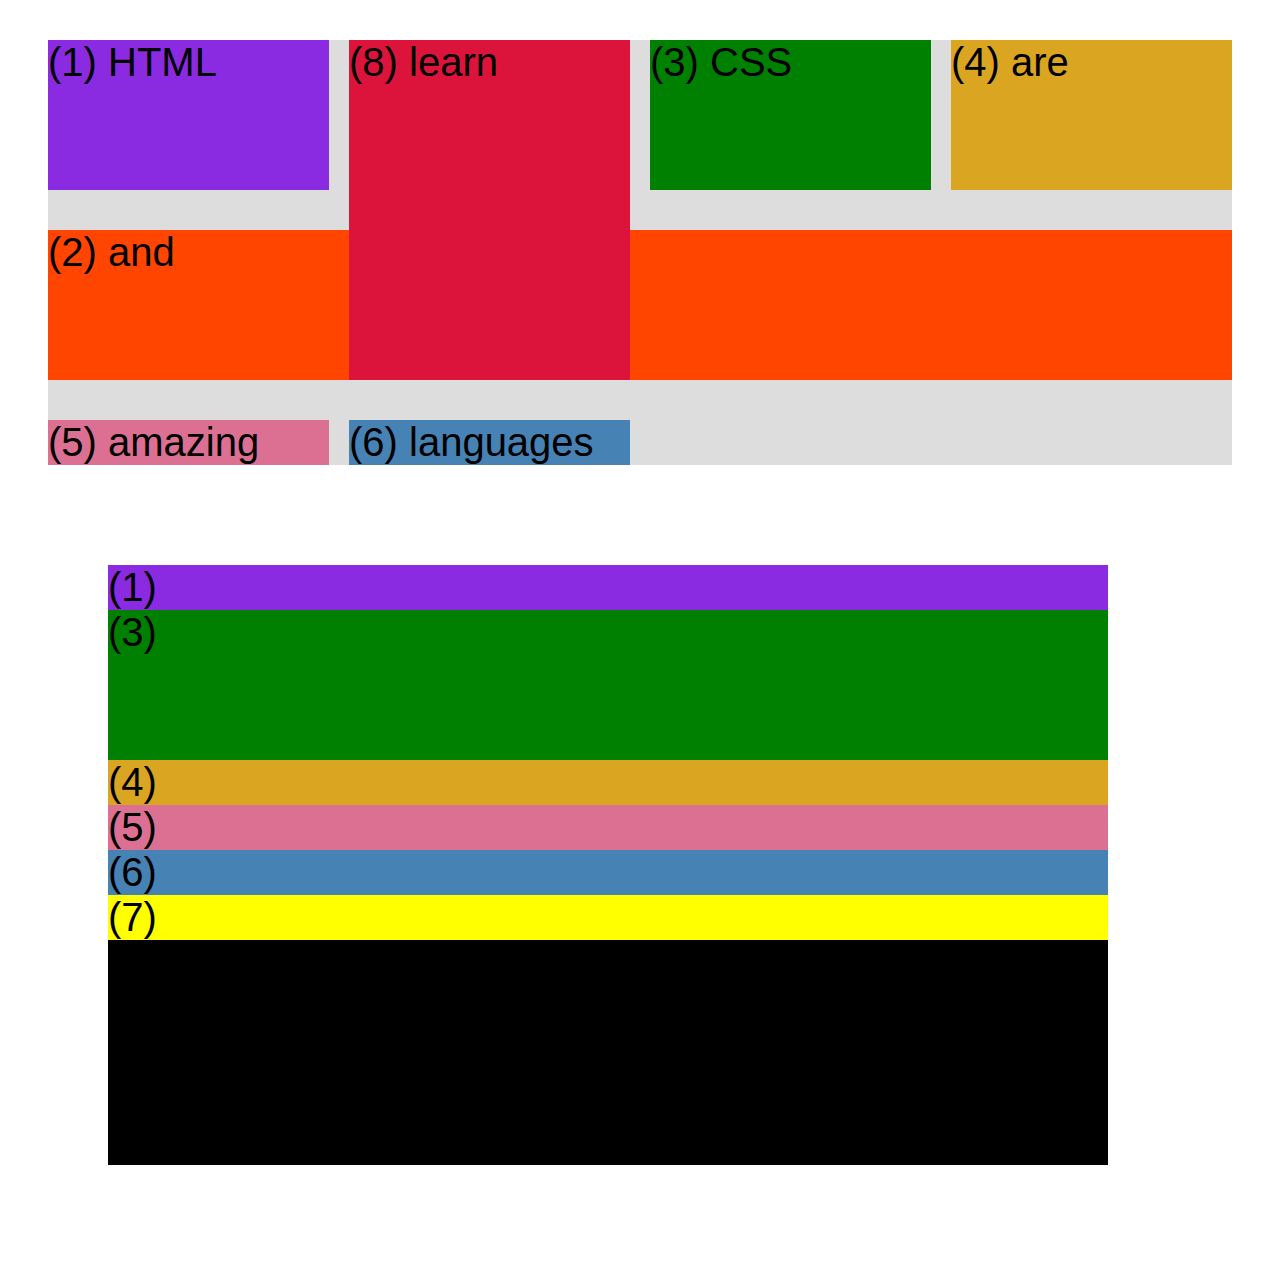
<file: CSS Layout/css-grid.html>
<!DOCTYPE html>
<html lang="en">
  <head>
    <meta charset="UTF-8" />
    <meta http-equiv="X-UA-Compatible" content="IE=edge" />
    <meta name="viewport" content="width=device-width, initial-scale=1.0" />
    <title>CSS Grid</title>
    <style>
      .el--1 {
        background-color: blueviolet;
      }
      .el--2 {
        background-color: orangered;
      }
      .el--3 {
        background-color: green;
        height: 150px;
      }
      .el--4 {
        background-color: goldenrod;
        /* grid-column: 2/3; */
      }
      .el--5 {
        background-color: palevioletred;
      }
      .el--6 {
        background-color: steelblue;
      }
      .el--7 {
        background-color: yellow;
      }
      .el--8 {
        background-color: crimson;
      }

      .container--1 {
        display: none;
        /* STARTER */
        font-family: sans-serif;
        background-color: #ddd;
        font-size: 40px;
        margin: 40px;
        
        /* CSS GRID */

        display: grid;
        grid-template-columns: repeat(4,1fr);
        grid-template-rows: 1fr 1fr;
        /* /* grid-template-columns:1fr 1fr 1fr 1fr; */
        /* grid-template-rows: 200px 100px;  */ 
        /* gap:30px     */
       /* /* column-gap:30px; */
       column-gap: 20px;
        row-gap: 40px; 
     
        grid-template-columns: repeat(4.1fr);
        
        
      }
      .el--8{
        grid-column: 2/3;
        grid-row:1/3
      } 
      /* .el-4{
        grid-column: 2/6;
      } */
      .el--2{
        grid-column: 1/-1;
        grid-row:2;
      }
      /* .el--8{
        grid-column:2/5
      }  */

      .container--2 {

        /* STARTER */
        font-family: sans-serif;
        background-color: black;
        font-size: 40px;
        margin: 100px;

        width: 1000px;
        height: 600px;

        /* CSS GRID */
        /* display: grid;
        grid-template-columns: 125px 200px 125px;
        grid-template-rows: 250px 100px;
        justify-content: center;
        align-content: center; */
      }
    </style>
  </head>
  <body>
    <div class="container--1">
      <div class="el el--1">(1) HTML</div>
      <div class="el el--2">(2) and</div>
      <div class="el el--3">(3) CSS</div>
      <div class="el el--4">(4) are</div>
      <div class="el el--5">(5) amazing</div>
      <div class="el el--6">(6) languages</div>
      <!-- <div class="el el--7">(7) to</div> -->
      <div class="el el--8">(8) learn</div>
    </div>  

    <div class="container--2">
      <div class="el el--1">(1)</div>
      <div class="el el--3">(3)</div>
      <div class="el el--4">(4)</div>
      <div class="el el--5">(5)</div>
      <div class="el el--6">(6)</div>
      <div class="el el--7">(7)</div>
    </div> 
  </body>
</html>
</file>
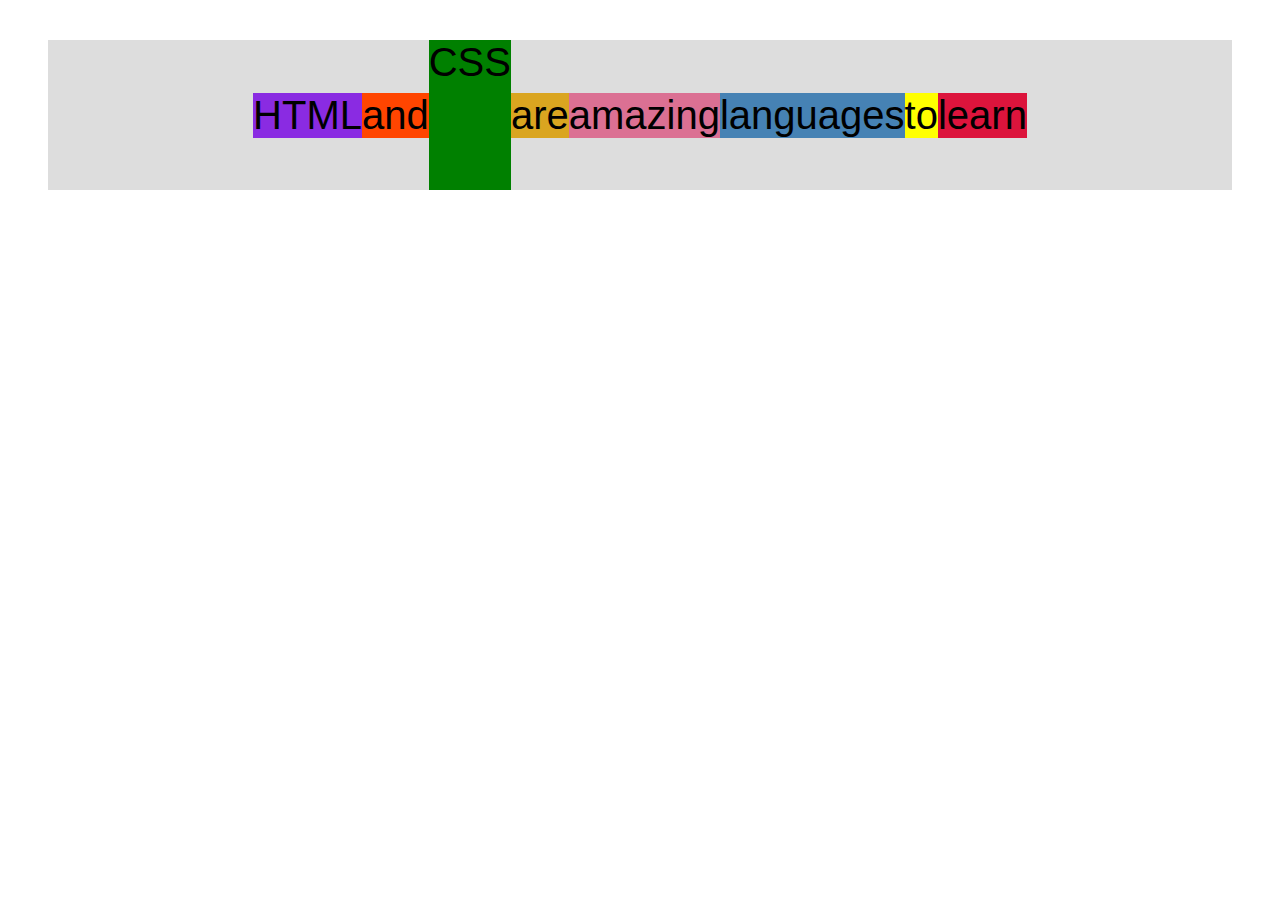
<file: CSS Layout/flexbox.html>
<!DOCTYPE html>
<html lang="en">
  <head>
    <meta charset="UTF-8" />
    <meta http-equiv="X-UA-Compatible" content="IE=edge" />
    <meta name="viewport" content="width=device-width, initial-scale=1.0" />
    <title>Flexbox</title>
    <style>
      .el--1 {
        background-color: blueviolet;
      }
      .el--2 {
        background-color: orangered;
      }
      .el--3 {
        background-color: green;
        height: 150px;
      }
      .el--4 {
        background-color: goldenrod;
      }
      .el--5 {
        background-color: palevioletred;
      }
      .el--6 {
        background-color: steelblue;
      }
      .el--7 {
        background-color: yellow;
      }
      .el--8 {
        background-color: crimson;
      }

      .container {
        /* STARTER */
        font-family: sans-serif;
        background-color: #ddd;
        font-size: 40px;
        margin: 40px;
        display: flex;
        align-items: center;
        justify-content: center;

        /* FLEXBOX */
        display: flex;
      }
    </style>
  </head>
  <body>
    <div class="container">
      <div class="el el--1">HTML</div>
      <div class="el el--2">and</div>
      <div class="el el--3">CSS</div>
      <div class="el el--4">are</div>
      <div class="el el--5">amazing</div>
      <div class="el el--6">languages</div>
      <div class="el el--7">to</div>
      <div class="el el--8">learn</div>
    </div>
  </body>
</html>
</file>
<file: CSS Grid-flexBox-float/style.css>
* {
  /* border-top: 10px solid #1098ad; */
  margin: 0;
  padding: 0;
  box-sizing: border-box;
}

/* PAGE SECTIONS */
body {
  color: #444;
  font-family: sans-serif;

  border-top: 10px solid #1098ad;
  position: relative;
}

.container {
  width: 1200px;
  /* margin-left: auto;
  margin-right: auto; */
  margin: 0 auto;
}

.main-header {
  background-color: whitesmoke;
  /* padding: 20px;
  padding-left: 40px;
  padding-right: 40px; */
  padding: 20px 40px;
  margin-bottom: 60px;
  /* height: 80px; */
}

nav {
  font-size: 18px;
  /* text-align: center; */
}

article {
  margin-bottom: 60px;
}

.post-header {
  margin-bottom: 40px;
  /* position: relative; */
}

aside {
  background-color: #f7f7f7;
  border-top: 5px solid #1098ad;
  border-bottom: 5px solid #1098ad;
  /* padding-top: 50px;
  padding-bottom: 50px; */
  padding: 50px 0;
  width: 500px;
}

/* SMALLER ELEMENTS */
h1,
h2,
h3 {
  color: #1098ad;
}

h1 {
  font-size: 26px;
  text-transform: uppercase;
  font-style: italic;
}

h2 {
  font-size: 40px;
  margin-bottom: 30px;
}

h3 {
  font-size: 30px;
  margin-bottom: 20px;
  margin-top: 40px;
}

h4 {
  font-size: 20px;
  text-transform: uppercase;
  text-align: center;
}

p {
  font-size: 22px;
  line-height: 1.5;
  margin-bottom: 15px;
}

ul,
ol {
  margin-left: 50px;
  margin-bottom: 20px;
}

li {
  font-size: 20px;
  margin-bottom: 10px;
  /* display: inline; */
}

li:last-child {
  margin-bottom: 0;
}

/* footer p {
  font-size: 16px;
} */

/* article header p {
  font-style: italic;
} */

#author {
  font-style: italic;
  font-size: 18px;
}

#copyright {
  font-size: 16px;
}

.related-author {
  font-size: 18px;
  font-weight: bold;
}

/* ul {
  list-style: none;
} */

.related {
  list-style: none;
  /* margin: 0; */
}

body {
  /* background-color: orangered; */
}

/* .first-li {
  font-weight: bold;
} */

/* li:first-child {
    font-weight: bold;
} */

li:last-child {
  font-style: italic;
}

li:nth-child(even) {
  /* color: red; */
}

/* Misconception: this won't work! */
article p:first-child {
  color: red;
}

/* Styling links */
a:link {
  color: #1098ad;
  text-decoration: none;
}

a:visited {
  /* color: #777; */
  color: #1098ad;
}

a:hover {
  color: orangered;
  font-weight: bold;
  text-decoration: underline orangered;
}

a:active {
  background-color: black;
  font-style: italic;
}

/* LVHA */

.post-img {
  width: 100%;
  height: auto;
}

nav a:link {
  /* background-color: orangered;
  margin: 20px;
  padding: 20px;

  display: block; */

  margin-right: 30px;
  margin-top: 10px;
  display: inline-block;
}

nav a:link:last-child {
  margin-right: 0;
}

button {
  font-size: 22px;
  padding: 20px;
  cursor: pointer;

  position: absolute;
  /* top: 50px;
  left: 50px; */
  bottom: 50px;
  right: 50px;
}

h1::first-letter {
  font-style: normal;
  margin-right: 5px;
}

/* h3+p::first-line {
} 
    /* color: red; */

/* Resolving conflicts */
/* #copyright {
    color: red;
}

.copyright {
    color: blue;
}

.text {
    color: yellow;
}

footer p {
    color: green !important;
} */

nav a:link {
  margin-right: 30px;
  display: inline-block;
}

h1::first-letter {
  font-style: none;
  margin-right: 5px;
}

h3 + p::first-line {
  color: red;
}

h2 {
  position: relative;
}

h2::before {
  content: "TOP";
  color: #444;
  background-color: yellow;
  font-size: 16px;
  font-weight: bold;
  padding: 5px 10px;
  display: inline-block;
  position: absolute;
  top: 0px;
  right: -25px;
}

.author-img {
  float: left;
}

.author {
  float: left;
}

.author {
  float: left;
  margin-top: 10px;
  margin-bottom: 10px;
  padding-left: 20px;
}

h1 {
  float: left;
}

nav {
  float: left;
  margin-left: 20px;
}

article {
  width: 825px;
  float: left;
}

aside {
  width: 300px;
  float: right;
}

footer {
  clear: both;
}
</file>
<file: CSS Layout/style.css>
* {
    /* border-top: 10px solid #1098ad; */
    margin: 0;
    padding: 0;
    box-sizing: border-box;
}

/* PAGE SECTIONS */
body {
    color: #444;
    font-family: sans-serif;

    border-top: 10px solid #1098ad;
    position: relative;
}

.container {
    width: 1200px;
    /* margin-left: auto;
    margin-right: auto; */
    margin: 0 auto;
}

.main-header {
    background-color: whitesmoke;
    /* padding: 20px;
    padding-left: 40px;
    padding-right: 40px; */
    padding: 20px 40px;
    margin-bottom: 40px;
    /* height: 80px; */
}

nav {
    font-size: 18px;
    /* text-align: center; */
}

article {
    margin-bottom: 60px;
}

.post-header {
    margin-bottom: 40px;
    /* position: relative; */
}

aside {
    background-color: #f7f7f7;
    border-top: 5px solid #1098ad;
    border-bottom: 5px solid #1098ad;
    /* padding-top: 50px;
    padding-bottom: 50px; */
    padding: 50px 0;
    width: 300px;
}

/* SMALLER ELEMENTS */
h1,
h2,
h3 {
    color: #1098ad;
}

h1 {
    font-size: 26px;
    text-transform: uppercase;
    font-style: italic;
}

h2 {
    font-size: 40px;
    margin-bottom: 30px;
}

h3 {
    font-size: 30px;
    margin-bottom: 20px;
    margin-top: 40px;
}

h4 {
    font-size: 20px;
    text-transform: uppercase;
    text-align: center;
}

p {
    font-size: 22px;
    line-height: 1.5;
    margin-bottom: 15px;
}

ul,
ol {
    margin-left: 50px;
    margin-bottom: 20px;
}

li {
    font-size: 20px;
    margin-bottom: 10px;
    /* display: inline; */
}

li:last-child {
    margin-bottom: 0;
}

/* footer p {
    font-size: 16px;
  } */

/* article header p {
    font-style: italic;
  } */

#author {
    font-style: italic;
    font-size: 18px;
}

#copyright {
    font-size: 16px;
}

.related-author {
    font-size: 18px;
    font-weight: bold;
}

/* ul {
    list-style: none;
  } */

.related {
    list-style: none;
    margin-right: 10px;
    /* margin: 0; */
}

body {
    /* background-color: orangered; */
}

/* .first-li {
    font-weight: bold;
  } */

/* li:first-child {
      font-weight: bold;
  } */

li:last-child {
    font-style: italic;
}

li:nth-child(even) {
    /* color: red; */
}

/* Misconception: this won't work! */
article p:first-child {
    color: red;
}

/* Styling links */
a:link {
    color: #1098ad;
    text-decoration: none;
}

a:visited {
    /* color: #777; */
    color: #1098ad;
}

a:hover {
    color: orangered;
    font-weight: bold;
    text-decoration: underline orangered;
}

a:active {
    background-color: black;
    font-style: italic;
}

/* LVHA */

.post-img {
    width: 100%;
    height: auto;
}

nav a:link {
    /* background-color: orangered;
    margin: 20px;
    padding: 20px;
  
    display: block; */

    margin-right: 30px;
    margin-top: 10px;
    display: inline-block;
}

nav a:link:last-child {
    margin-right: 0;
}

button {
    font-size: 22px;
    padding: 20px;
    cursor: pointer;

    position: absolute;
    /* top: 50px;
    left: 50px; */
    bottom: 50px;
    right: 50px;
}

h1::first-letter {
    font-style: normal;
    margin-right: 5px;
}

/* h3+p::first-line {
  } 
      /* color: red; */

/* Resolving conflicts */
/* #copyright {
      color: red;
  }
  
  .copyright {
      color: blue;
  }
  
  .text {
      color: yellow;
  }
  
  footer p {
      color: green !important;
  } */

nav a:link {
    margin-right: 30px;
    display: inline-block;
}

h1::first-letter {
    font-style: none;
    margin-right: 5px;
}

h3+p::first-line {
    color: red;
}

h2 {
    position: relative;
}

h2::before {
    content: "TOP";
    color: #444;
    background-color: yellow;
    font-size: 16px;
    font-weight: bold;
    padding: 5px 10px;
    display: inline-block;
    position: absolute;
    top: 0px;
    right: -25px;
}

/*   
  .author-img {
    float: left;
  }
  
  .author {
    float: left;
  }
  
  .author {
    float: left;
    margin-top: 10px;
    margin-bottom: 10px;
    padding-left: 20px;
  }
  
  h1 {
    float: left;
  }
  
  nav {
    float: left;
    margin-left: 20px;
  }
  
  article {
    width: 825px;
    float: left;
  }
  
  aside {
    width: 300px;
    float: right;
  }
  
  footer {
    clear: both;
  }
   */

/* FLEX BOX */
/* .main-header {
  display: flex;
  align-items: center;
  justify-content: space-between;
}
.author-box {
  display: flex;
  align-items: center;
  margin-bottom: 15px;
  margin-right: 20px;
}
.author {
  margin-left: 10px;
  margin-bottom: 0;
}
.related-post {
  display: flex;
  align-items: center;
  gap: 20px;
}
.related-link:link {
  font-size: 17px;
  font-weight: bold;
  font-style: normal;
  margin-bottom: 10px;
  display: block;
}
.related-author {
  font-size: 17px;
  font-weight: normal;
  font-style: italic;
  margin-bottom: 0px;
}
.row {
  display: flex;
  margin-bottom: 30px;
  gap: 75px;
  align-items: flex-start;
}
article {
  flex: 1;
  margin-bottom: 0px;
}
aside {
  flex: 0 0 300px;
} */

/*Grid-ite */
.container {
    display: grid;
    grid-template-columns: 1fr 300px;
    column-gap: 30px;
    row-gap: 30px;
    align-items: self-start;
}

.main-header {
    grid-column: 1/-1;

}

article {}

aside {}

footer {
    grid-column: 1/-1;
}
</file>
<file: Product-card/style.css>
* {
    margin: 0;
    padding: 0;
    box-sizing: border-box;
}

body {
    font-family: sans-serif;
    line-height: 1.4;
    /* position: relative; */
}

.container {
    width: 850px;
}

/* PRODUCT */
.product {
    border: 4px solid black;
    width: 825px;
    margin: 50px auto;
    position: relative;
}

.product-title {
    text-align: center;
    font-size: 22px;
    text-transform: uppercase;
    background-color: #f7f7f7;
    padding: 15px;
    grid-column: 1/-1;
}

/* PRODUCT INFORMATION */
.price {
    font-size: 24px;
}

.shipping {
    font-size: 11px;
    text-transform: uppercase;
    font-weight: bold;
    color: #777;
    margin-top: 15px;
    margin-bottom: 20px;
}

.more-info:link,
.more-info:visited {
    color: black;
}

.more-info:hover,
.more-info:active {
    text-decoration: none;
}

/* PRODUCT DETAILS */
.details-title {
    text-transform: uppercase;
    font-size: 16px;
    margin-bottom: 15px;
    margin-top: 25px;
}

.details-list {
    list-style: square;
    margin-left: 20px;
}

.details-list li {
    margin-bottom: 10px;
}

/* BUTTON */
.add-cart {
    background-color: #000;
    border: none;
    color: #fff;
    font-size: 20px;
    text-transform: uppercase;
    cursor: pointer;
    padding: 15px;
    width: 100%;
    border-top: 4px solid black;
    grid-column: 1/-1;
}

.add-cart:hover {
    color: #000;
    background-color: #fff;
}

/* h2 {
    position: relative;
} */

.sale {
    color: white;
    background-color: red;
    font-size: 16px;
    font-weight: bold;
    padding: 5px 15px;
    display: inline-block;
    position: absolute;
    top: -15px;
    left: -30px;
    letter-spacing: 2px;
}

.box {
    display: flex;
    margin: 10px 8px;
    cursor: pointer;
}

.div-inside-black {
    color: black;
    margin: 10px;
    /* position: absolute; */
    width: 20px;
    height: 20px;
    background-color: black;
}

.div-inside-blue {
    color: black;
    margin: 10px;
    /* position: absolute; */
    width: 20px;
    height: 20px;
    background-color: blue;
}

.div-inside-red {
    color: black;
    margin: 10px;
    /* position: absolute; */
    width: 20px;
    height: 20px;
    background-color: red;
}

.div-inside-yellow {
    color: black;
    margin: 10px;
    /* position: absolute; */
    width: 20px;
    height: 20px;
    background-color: yellow;
}

.div-inside-green {
    color: black;
    margin: 10px;
    /* position: absolute; */
    width: 20px;
    height: 20px;
    background-color: green;
}

.div-inside-brown {
    color: black;
    margin: 10px;
    /* position: absolute; */

    width: 20px;
    height: 20px;
    background-color: brown;
}

/* floatssss */

/* .row {
    display: flex;
    gap: 25px;image
    height: 250px;
} */

/* .price-deatils {
    display: flex;
    align-items: center;
    justify-content: space-between;
margin-bottom: 10px; 
}

.image {
    margin-bottom: 0px;
}

.pricing {
    width: 240px;
}

.product-description {
    margin-bottom: 0px;
}

.product-description-text {
    margin-bottom: 10px;
}

*/
.product {
    display: grid;
    grid-template-columns: 256px 1fr 1fr;
    column-gap: 40px;
}

.img {
    grid-column: 1/-1;
}
</file>
<file: Web-Design-Rule/index.css>
/*
SPACING SYSTEM (px)
2 / 4 / 8 / 12 / 16 / 24 / 32 / 48 / 64 / 80 / 96 / 128

FONT SIZE SYSTEM (px)
10 / 12 / 14 / 16 / 18 / 20 / 24 / 30 / 36 / 44 / 52 / 62 / 74 / 86 / 98
*/

* {
  margin: 0;
  padding: 0;
  box-sizing: border-box;
}

/* ------------------------ */
/* GENERAL STYLES */
/* ------------------------ */
body {
  font-family: "Inter", sans-serif;
  color: #495057;
  border-bottom: 8px solid #087f5b;
}

.container {
  width: 960px;
  margin: 0 auto;
}

header,
section {
  margin-bottom: 96px;
  margin-top: 32px;
}

h2 {
  margin-bottom: 48px;
  font-size: 36px;
  letter-spacing: -0.5px;
}

.grid-3-cols {
  display: grid;
  grid-template-columns: repeat(3, 1fr);
  column-gap: 80px;
}

/* ------------------------ */
/* COMPONENT STYLES */
/* ------------------------ */

/* HEADER */
header {
  display: grid;
  grid-template-columns: repeat(2, 1fr);
  column-gap: 80px;
}

.header-text-box {
  align-self: center;
}

h1 {
  margin-bottom: 32px;
  font-size: 44px;
  line-height: 1.1;
  letter-spacing: -1px;
  text-shadow: 0 20px 30px rgb(0, 0, 0, 0.07);
}

.header-text {
  margin-bottom: 24px;
  font-size: 18px;
  line-height: 1.7;
}

img {
  width: 100%;
  border-radius: 10px;
}

/* FEATURES */
.features-icon {
  margin-bottom: 15px;
}

.features-title {
  margin-top: 32px;
  margin-bottom: 16px;
  font-size: 20px;
}

.features-text {
  font-size: 18px;
  line-height: 1.6;
  /* letter-spacing: 0.5; */
}

/* TESTIMONIAL */
.testimonial-section {
  background-color: #087f5b;
  color: #ffff;
  padding: 24px;
}

.testimonial-box {
  grid-column: 2 / -1;
  align-self: center;
}

.testimonial-box h2 {
  margin-bottom: 24px;
  font-size: 24px;
}

.testimonial-text {
  color: #ebfbee;
  font-style: italic;
  margin-bottom: 24px;
}

.testimonial-author {
  color: #b2f2bb
}

/* CHAIRS */
.chair-box {
  padding: 24px;
}

h3 {
  margin-bottom: 24px;
  font-size: 20px;
}

.chair-details {
  list-style: none;
  margin-bottom: 32px;

}

.chair-details li {
  display: flex;
  align-items: center;
  gap: 12px;
  margin-bottom: 24px;
}

.chair-details li:last-child {
  margin-bottom: 0;
}

.chair-icon {}

.chair-price {
  display: flex;
  justify-content: space-between;
  font-size: 20px;
}

footer {
  margin-bottom: 48px;
  color: #343a40;
}

.btn:link,
.btn:visited {
  background-color: #087f5b;
  color: white;
  text-decoration: none;
  text-transform: uppercase;

  display: inline-block;
  font-weight: 500;
}

.btn--big {
  padding: 16px 32px;
  font-size: 18px;
}

.btn--small {
  padding: 8px 24px;
  font-size: 12px;
}

.features-class {
  stroke: #087f5b;
  width: 32px;
  height: 32px;
  margin-bottom: 10px;
}

.chair-boxx {
  stroke: #087f5b;
  width: 24px;
  height: 24px;
}

.chair {
  box-shadow: 0 20px 30px 5px rgb(0, 0, 0, 0.07);
  border-radius: 10px;
}
</file>
<file: Component/accordion/style.css>
/*
SPACING SYSTEM (px)
2 / 4 / 8 / 12 / 16 / 24 / 32 / 48 / 64 / 80 / 96 / 128

FONT SIZE SYSTEM (px)
10 / 12 / 14 / 16 / 18 / 20 / 24 / 30 / 36 / 44 / 52 / 62 / 74 / 86 / 98
*/

* {
    margin: 0;
    padding: 0;
    box-sizing: border-box;
}

/* ------------------------ */
/* GENERAL STYLES */
/* ------------------------ */
body {
    font-family: "Inter", sans-serif;
    color: #495057;
    line-height: 1;
}

.accordion {
    width: 700px;
    margin: 100px auto;
    /* background-color: black; */
    display: flex;
    flex-direction: column;
    gap: 24px
}

.item {
    box-shadow: 0 0 32px rgba(0, 0, 0, 0.1);
    padding: 24px;
    display: grid;
    grid-template-columns: auto 1fr auto;
    row-gap: 32px;
    column-gap: 24px;
}

.icon {
    width: 24px;
    height: 24px;
    stroke: #087f5b;

}

.number,
.text {
    font-size: 24px;
    font-weight: 500;
    /* color: #087f5b; */
}

.number {
    color: #adb5bd;
}

.hideen-class {
    grid-column: 2;
    display: none;

}

.open {

    border-top: 4px solid #087f5b;
}

.open .hideen-class {
    display: block;
}

.open .number,
.open .text {
    color: #087f5b;
}

.text {}

.hideen-class p {
    line-height: 1.6;
    margin-bottom: 24px;
}

.hideen-class ul {
    color: #868e96;
    margin-left: 20px;
    display: flex;
    flex-direction: column;
    gap: 12px;
    line-height: 24px;
}
</file>
<file: Component/carousel/style.css>
/*
SPACING SYSTEM (px)
2 / 4 / 8 / 12 / 16 / 24 / 32 / 48 / 64 / 80 / 96 / 128

FONT SIZE SYSTEM (px)
10 / 12 / 14 / 16 / 18 / 20 / 24 / 30 / 36 / 44 / 52 / 62 / 74 / 86 / 98
*/

* {
  margin: 0;
  padding: 0;
  box-sizing: border-box;
}

/* ------------------------ */
/* GENERAL STYLES */
/* ------------------------ */
body {
  font-family: "Inter", sans-serif;
  color: #495057;
  line-height: 1;
}
img {
  height: 200px;
  border-radius: 8px;
  transform: scale(1.5);
  box-shadow: 0 12px 24px rgb(0, 0, 0, 0.5);
}
.carousel {
  margin: 100px auto;
  width: 800px;
  background-color: #087f5b;
  padding: 32px;
  padding-left: 84px;
  padding-right: 48px;
  border-radius: 8px;
  display: flex;
  align-items: center;
  gap: 84px;
  position: relative;
}
.testomonial-text {
  font-size: 18px;
  color: #e6fcf5;
  font-weight: 500;
  line-height: 1.5;
  margin-bottom: 24px;
}
.author {
  color: #e6fcf5;
  font-size: 14px;
  line-height: 1.1;
  margin-bottom: 4px;
}
.author-position {
  font-size: 14px;
  color: #e6fcf5;
  line-height: 1.1;
  margin-bottom: 4px;
}
.btn {
  width: 40px;
  height: 40px;
  background-color: #fff;
  border: none;
  color: #087f5b;
  border-radius: 50px;
  display: flex;
  align-items: center;
  justify-content: center;
  position: absolute;
  box-shadow: 0 12px 24px rgb(0, 0, 0, 0.5);
  cursor: pointer;
}
.btn-left {
  left: 0;
  top: 50%;
  transform: translate(-50%, -50%);
}
.btn--right {
  right: 0;
  top: 50%;
  transform: translate(50%, -50%);
}
.btn-icon {
  width: 24px;
  height: 24px;
  color: #087f5b;
}
.dots {
  left: 50%;
  position: absolute;
  display: flex;
  bottom: 0;
  gap: 12px;
  align-items: center;
  transform: translate(-50%, 32px);
}
.dot {
  height: 12px;
  width: 12px;
  background-color: #fff;
  border: 2px solid #087f5b;
  border-radius: 50%;
  cursor: pointer;
}
.dot-fill {
  background-color: #087f5b;
}
</file>
<file: Component/challange/style.css>
/*
SPACING SYSTEM (px)
2 / 4 / 8 / 12 / 16 / 24 / 32 / 48 / 64 / 80 / 96 / 128

FONT SIZE SYSTEM (px)
10 / 12 / 14 / 16 / 18 / 20 / 24 / 30 / 36 / 44 / 52 / 62 / 74 / 86 / 98
*/

* {
  margin: 0;
  padding: 0;
  box-sizing: border-box;
}

/* ------------------------ */
/* GENERAL STYLES */
/* ------------------------ */
body {
  font-family: "Inter", sans-serif;
  color: #495057;
  line-height: 1;
}
.btn {
  size: 20px;
}
.pagination {
  margin: 100px auto;
  width: 800px;
  /* background-color: #087f5b; */
  padding: 32px;
  border-radius: 8px;
  display: flex;
  align-items: center;
  justify-content: center;
  gap: 18px;
}
.btn {
  border: 1px solid #087f5b;
  width: 48px;
  background-color: #ffff;
  height: 48px;
  border-radius: 50px;
  /* stroke: 087f5b;
  background-color: #fff;
  border-radius: 32px; */
  /* border: 32px solid black; */
}
.btn:hover {
  background-color: #087f5b;
  color: #ffff;
}
.btn:hover .btn-icon {
  stroke: #ffff;
}
.number:link,
.numer:visited {
  font-size: 18px;
  color: #495057;
  text-decoration: none;
  border-radius: 50%;
  background-color: #ffff;
  display: flex;
  height: 36px;
  width: 36px;
  display: flex;
  align-items: center;
  justify-content: center;
}

.number:hover,
.numer:active,
.number.number--current {
  background-color: #087f5b;
  color: #ffff;
}
.btn-icon {
  width: 24px;
  height: 24px;
  stroke: #087f5b;
}
</file>
<file: Component/tableComponenet/style.css>
/*
SPACING SYSTEM (px)
2 / 4 / 8 / 12 / 16 / 24 / 32 / 48 / 64 / 80 / 96 / 128

FONT SIZE SYSTEM (px)
10 / 12 / 14 / 16 / 18 / 20 / 24 / 30 / 36 / 44 / 52 / 62 / 74 / 86 / 98
*/

* {
    margin: 0;
    padding: 0;
    box-sizing: border-box;
}

/* ------------------------ */
/* GENERAL STYLES */
/* ------------------------ */
body {
    font-family: "Inter", sans-serif;
    color: #495057;
    line-height: 1;
    display: flex;
    line-height: 1;
    justify-content: center;
}

table {
    width: 800px;
    margin-top: 100px;
    /* border: 1px solid gray; */
    border-collapse: collapse;
    font-size: 18px;
}

th,
td {
    /* border: 1px solid grey; */
    padding: 16px 24px;
    text-align: left;
}

thead th {
    background-color: #087f5b;
    color: #e6fcf5;
    width: 25%;
}

tbody tr:nth-child(odd) {
    background-color: #f8f9fa;
}

tbody tr:nth-child(even) {
    background-color: #dee2e6;
}
</file>
